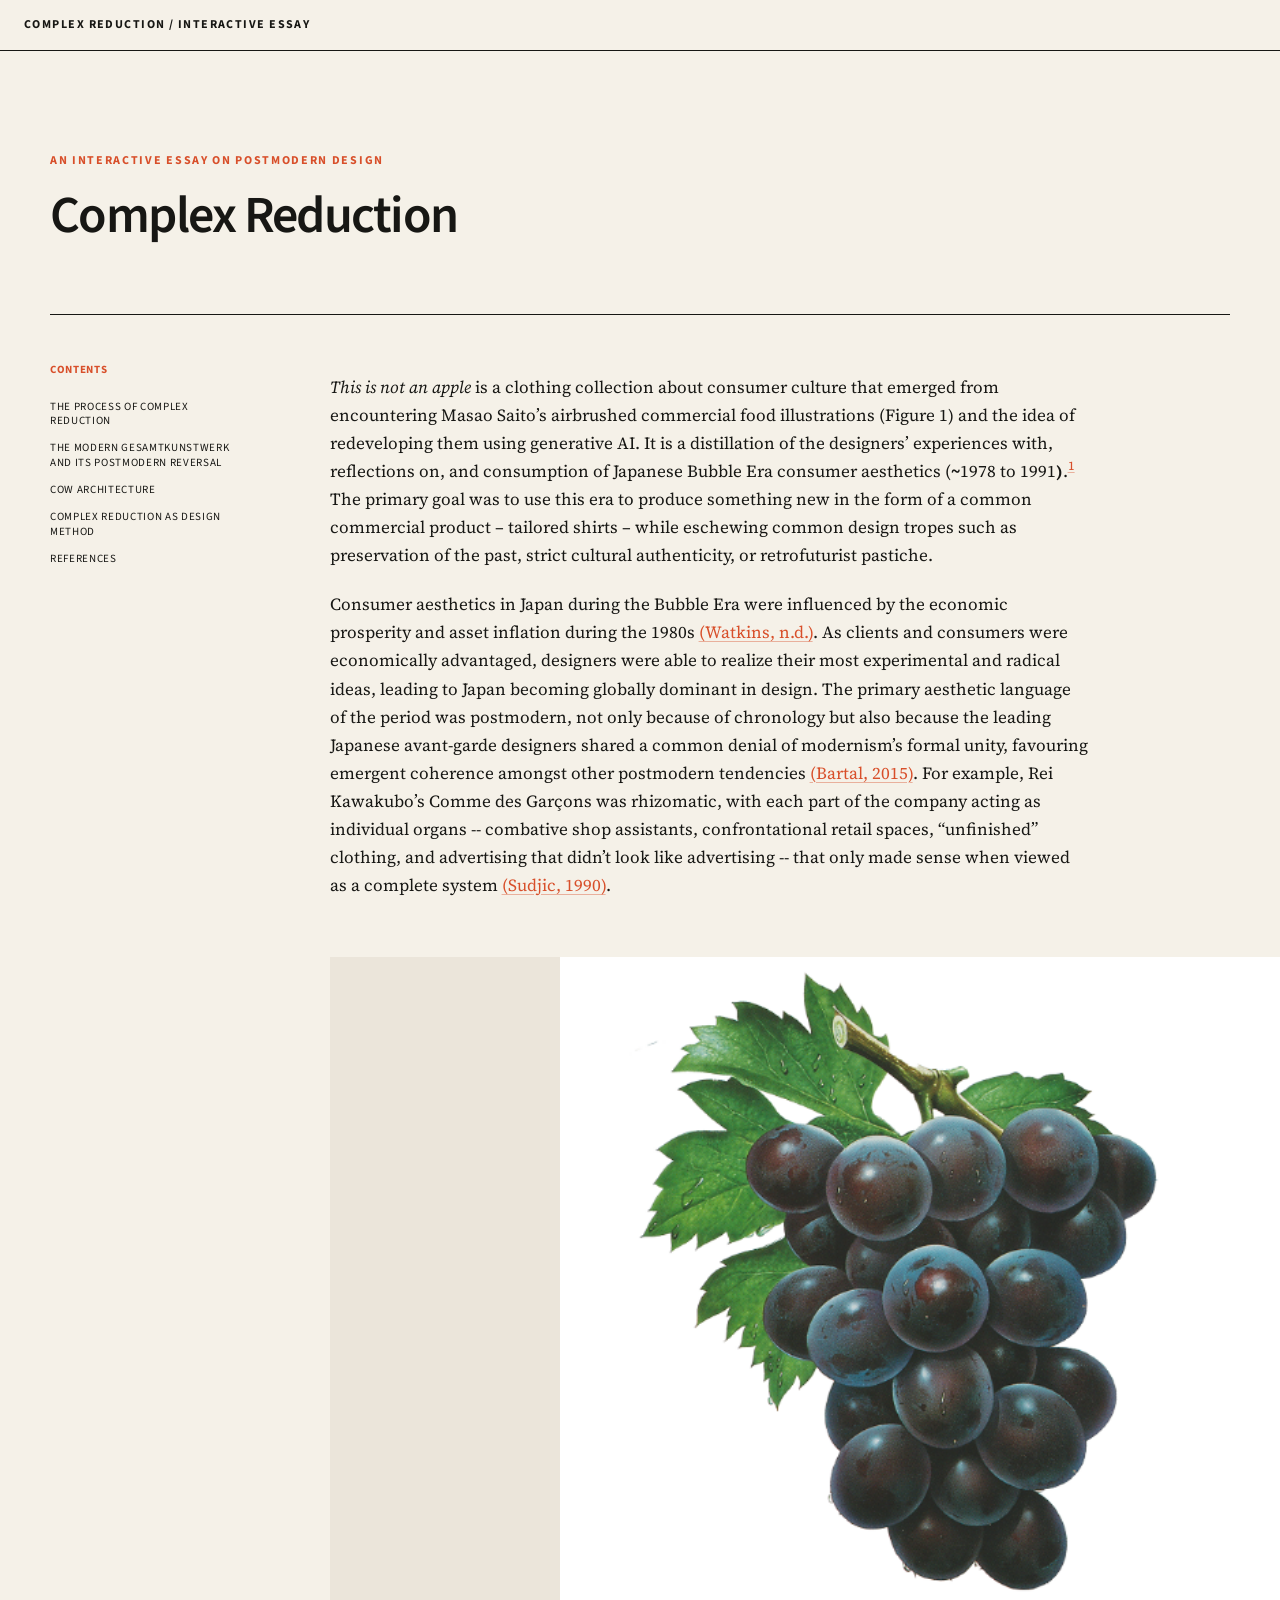
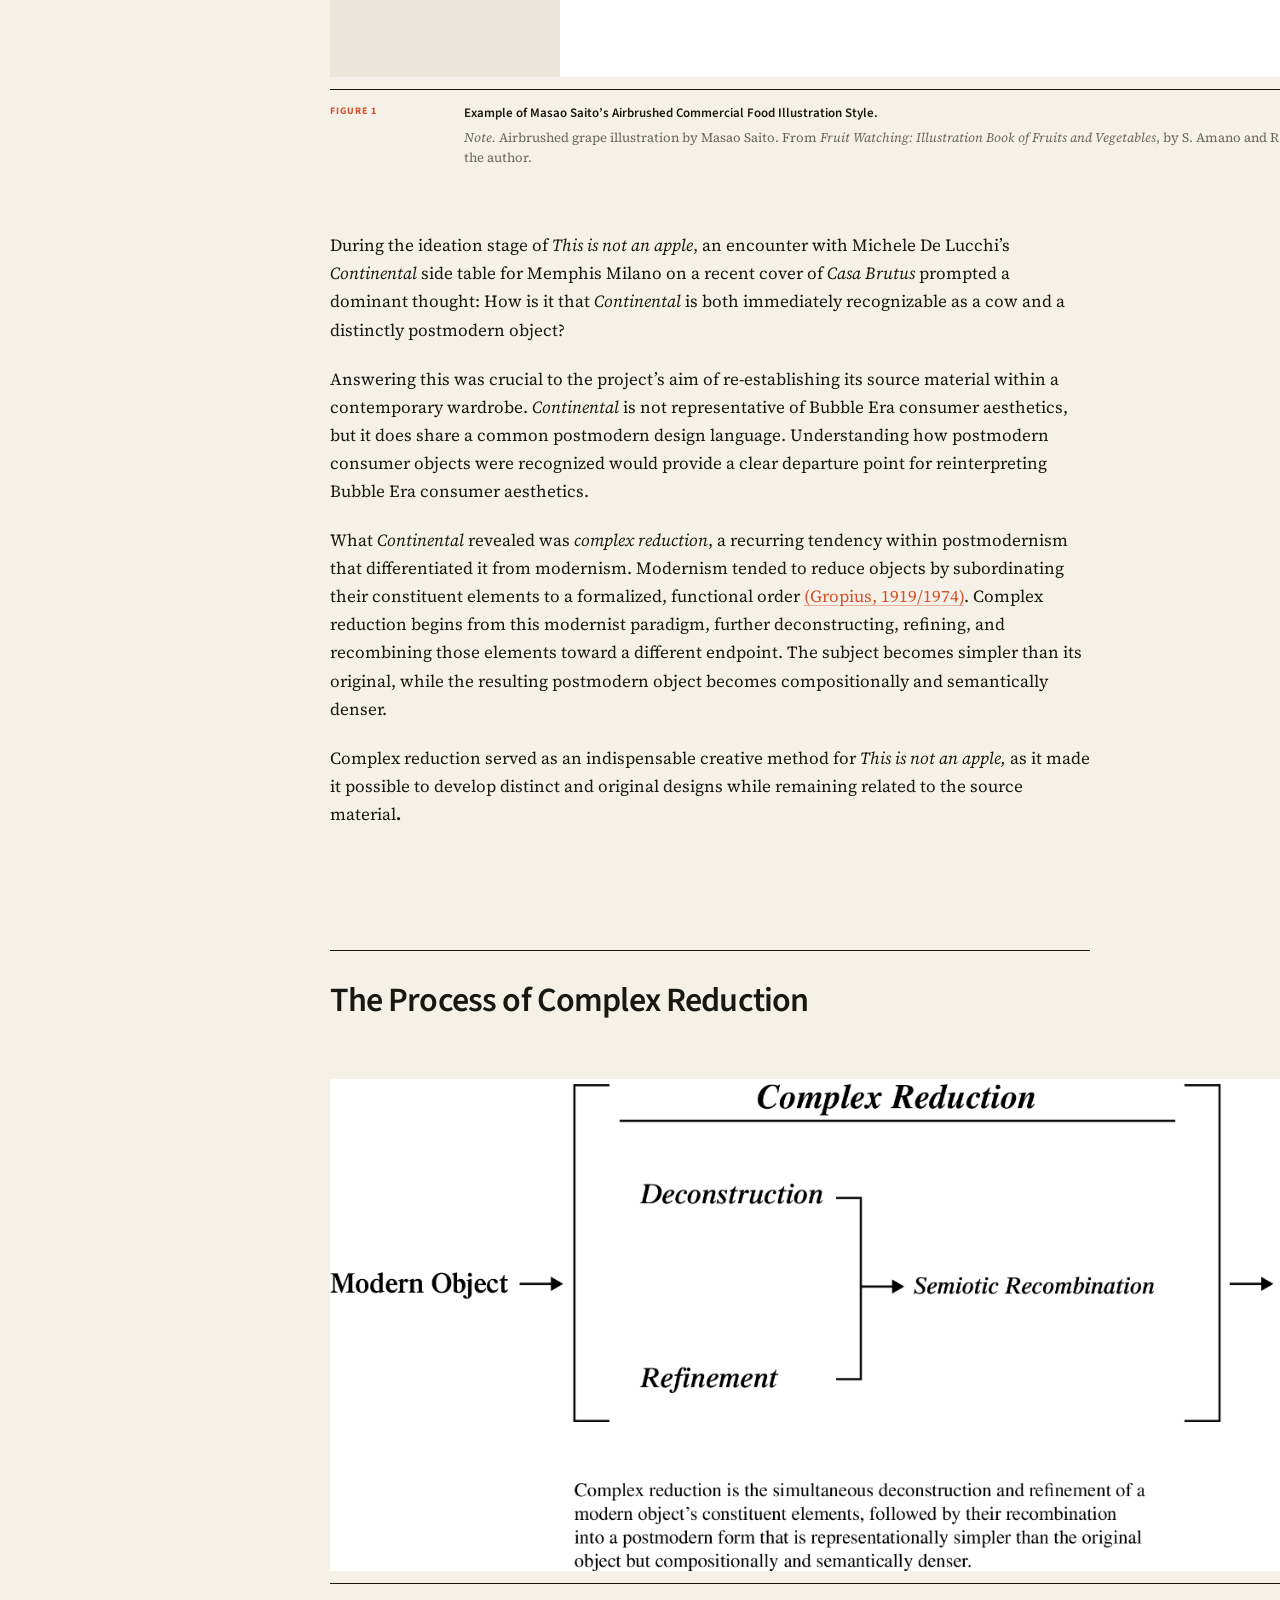
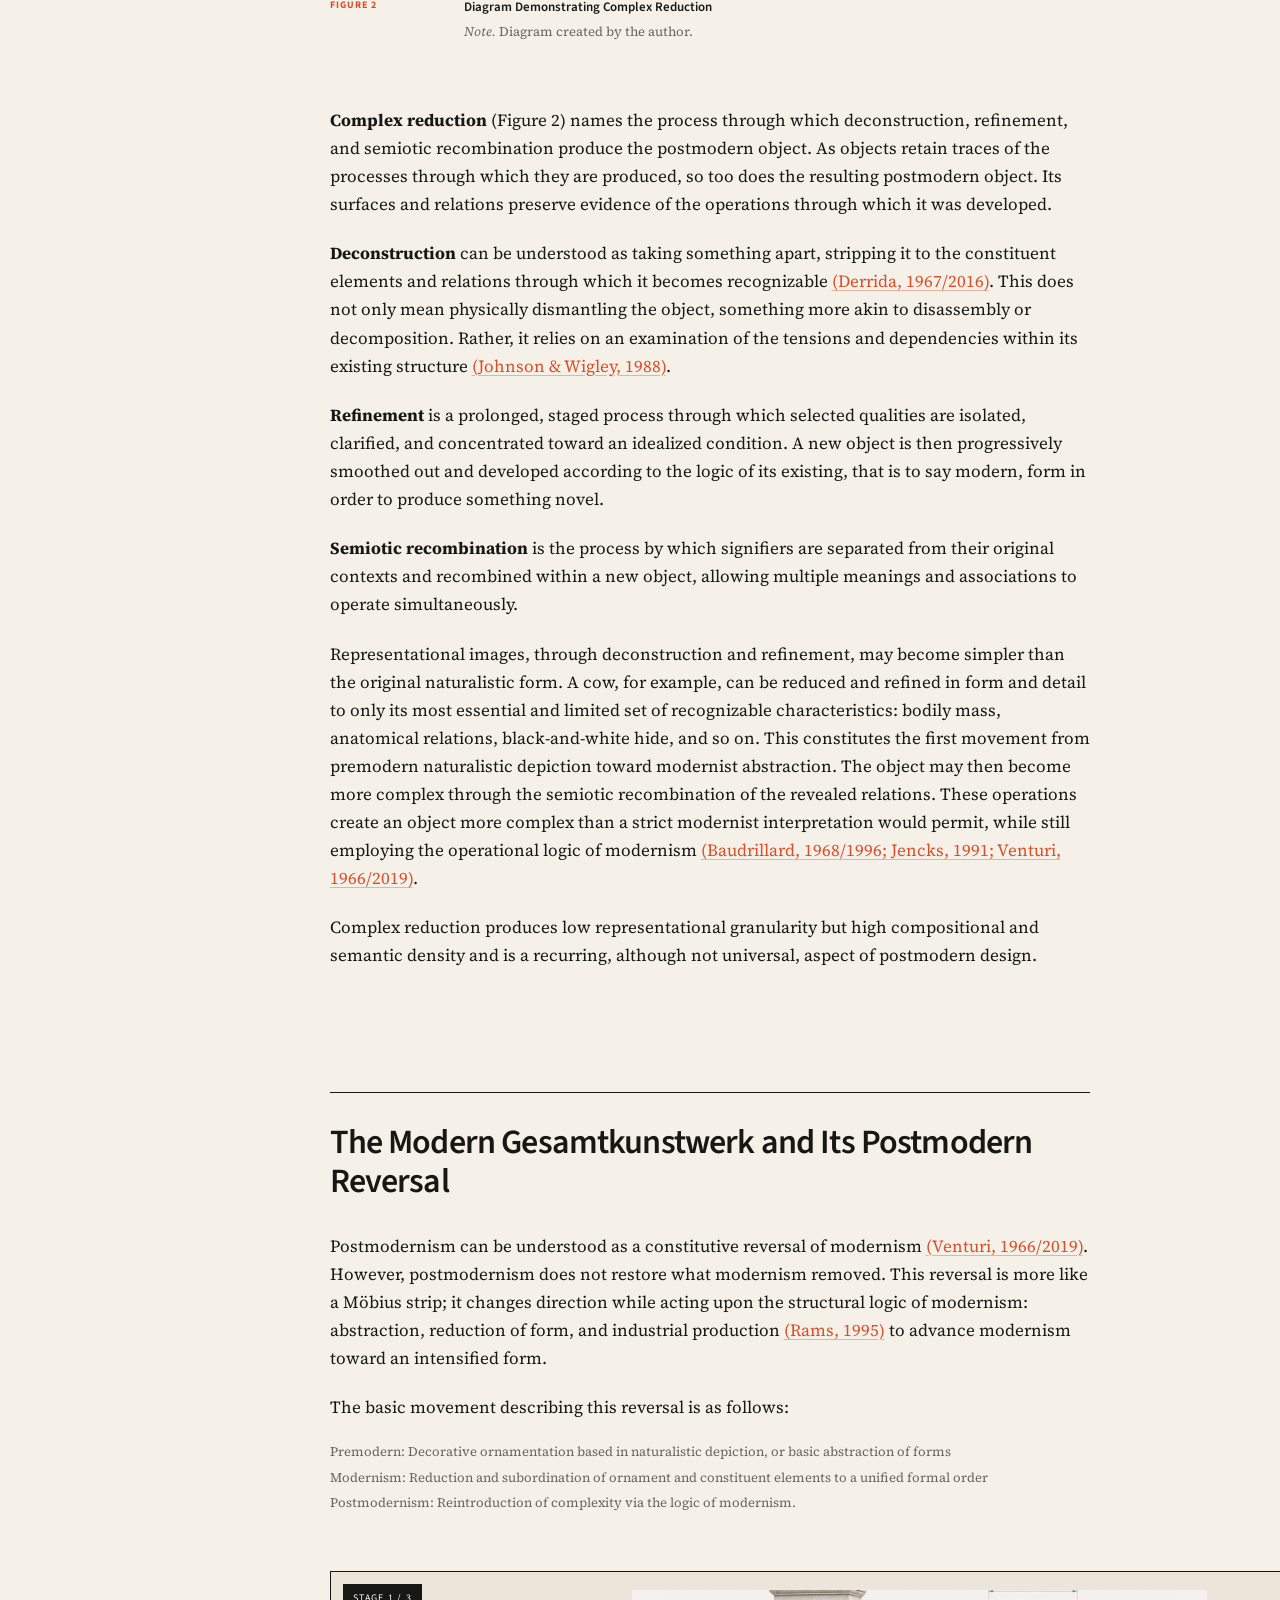
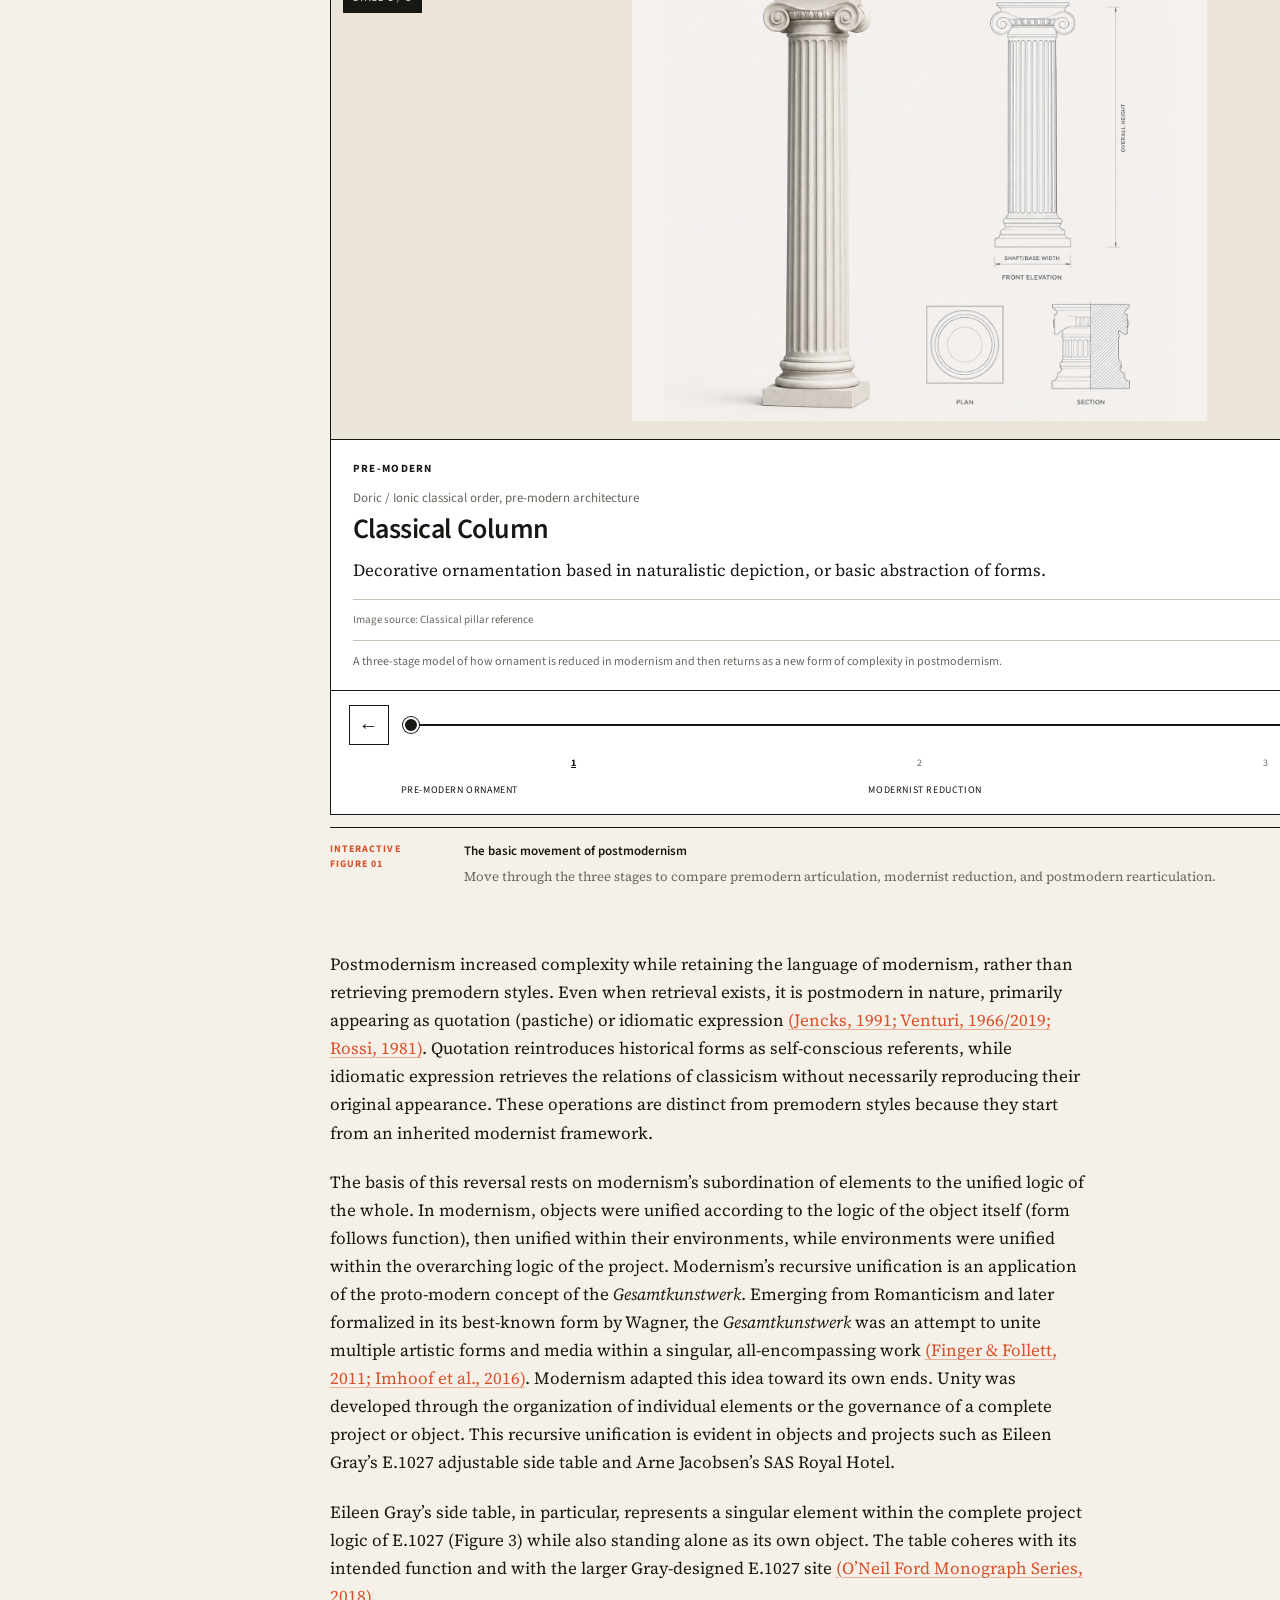
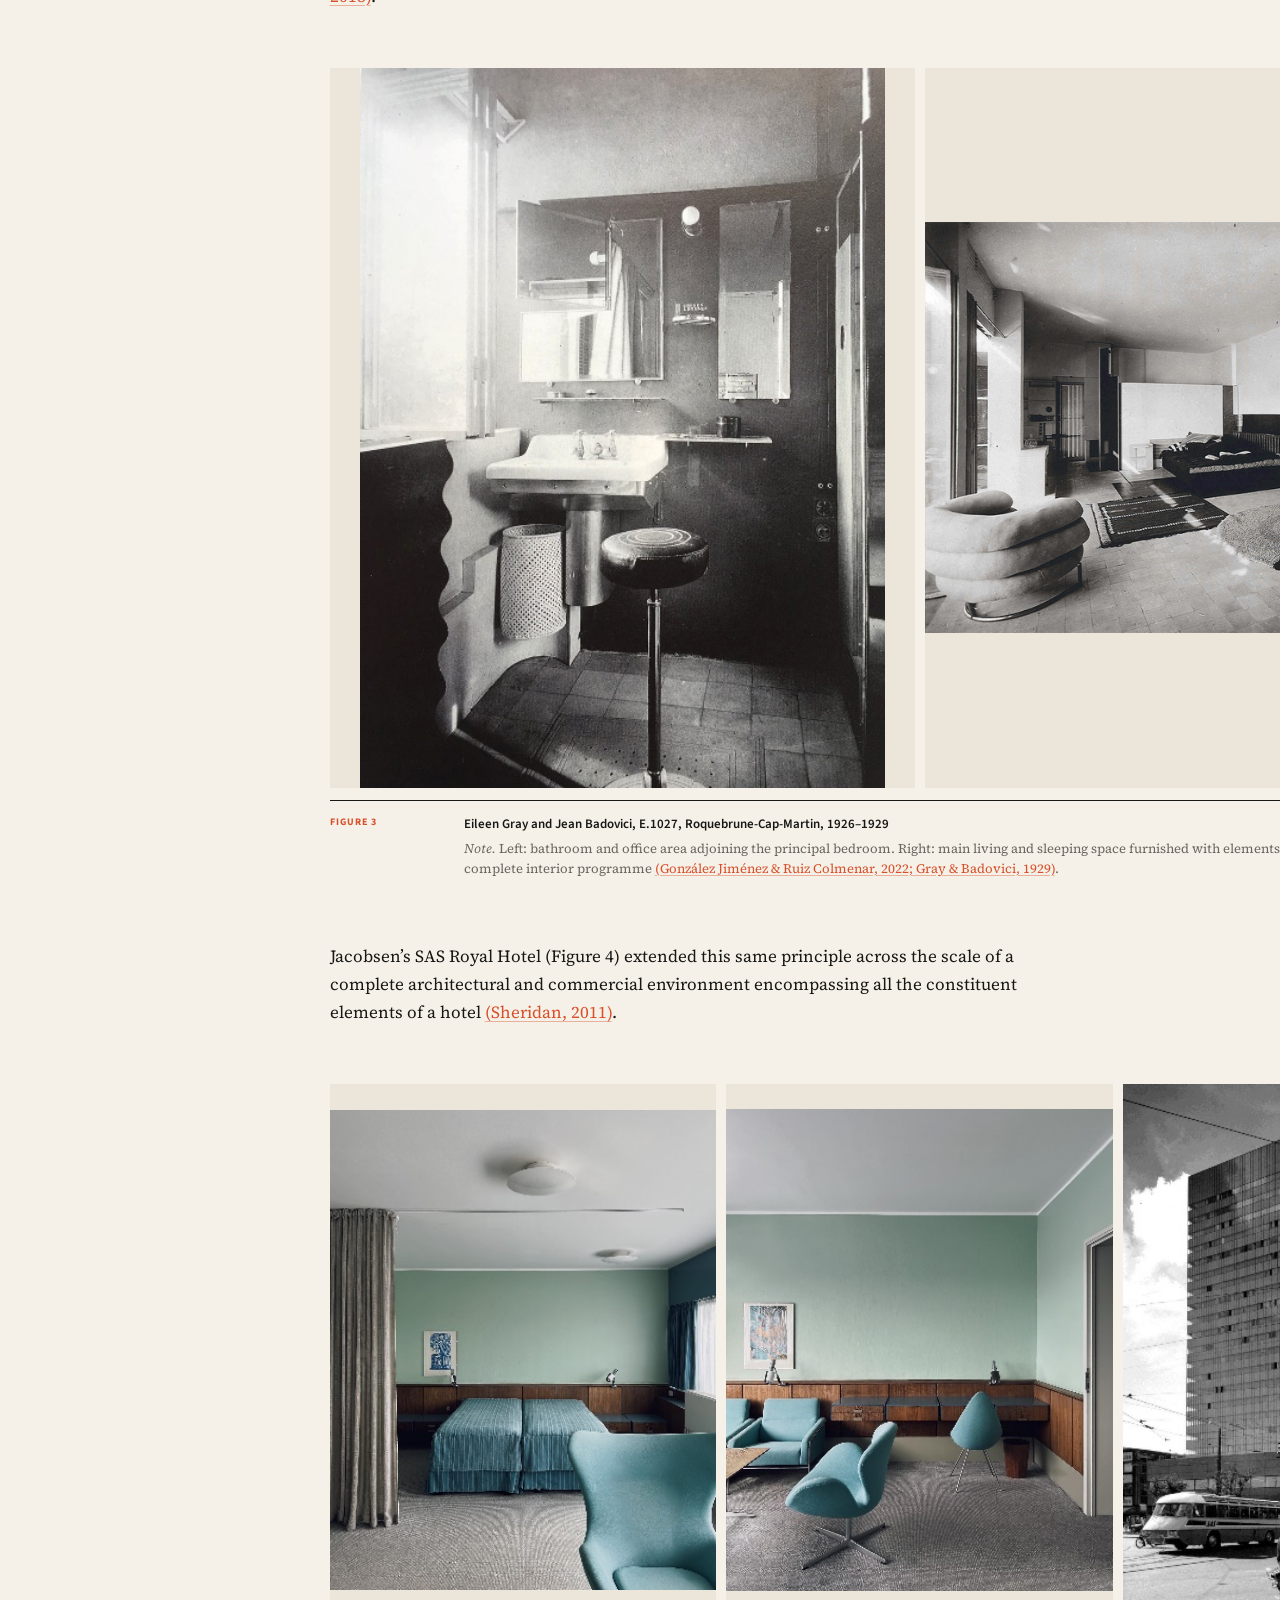
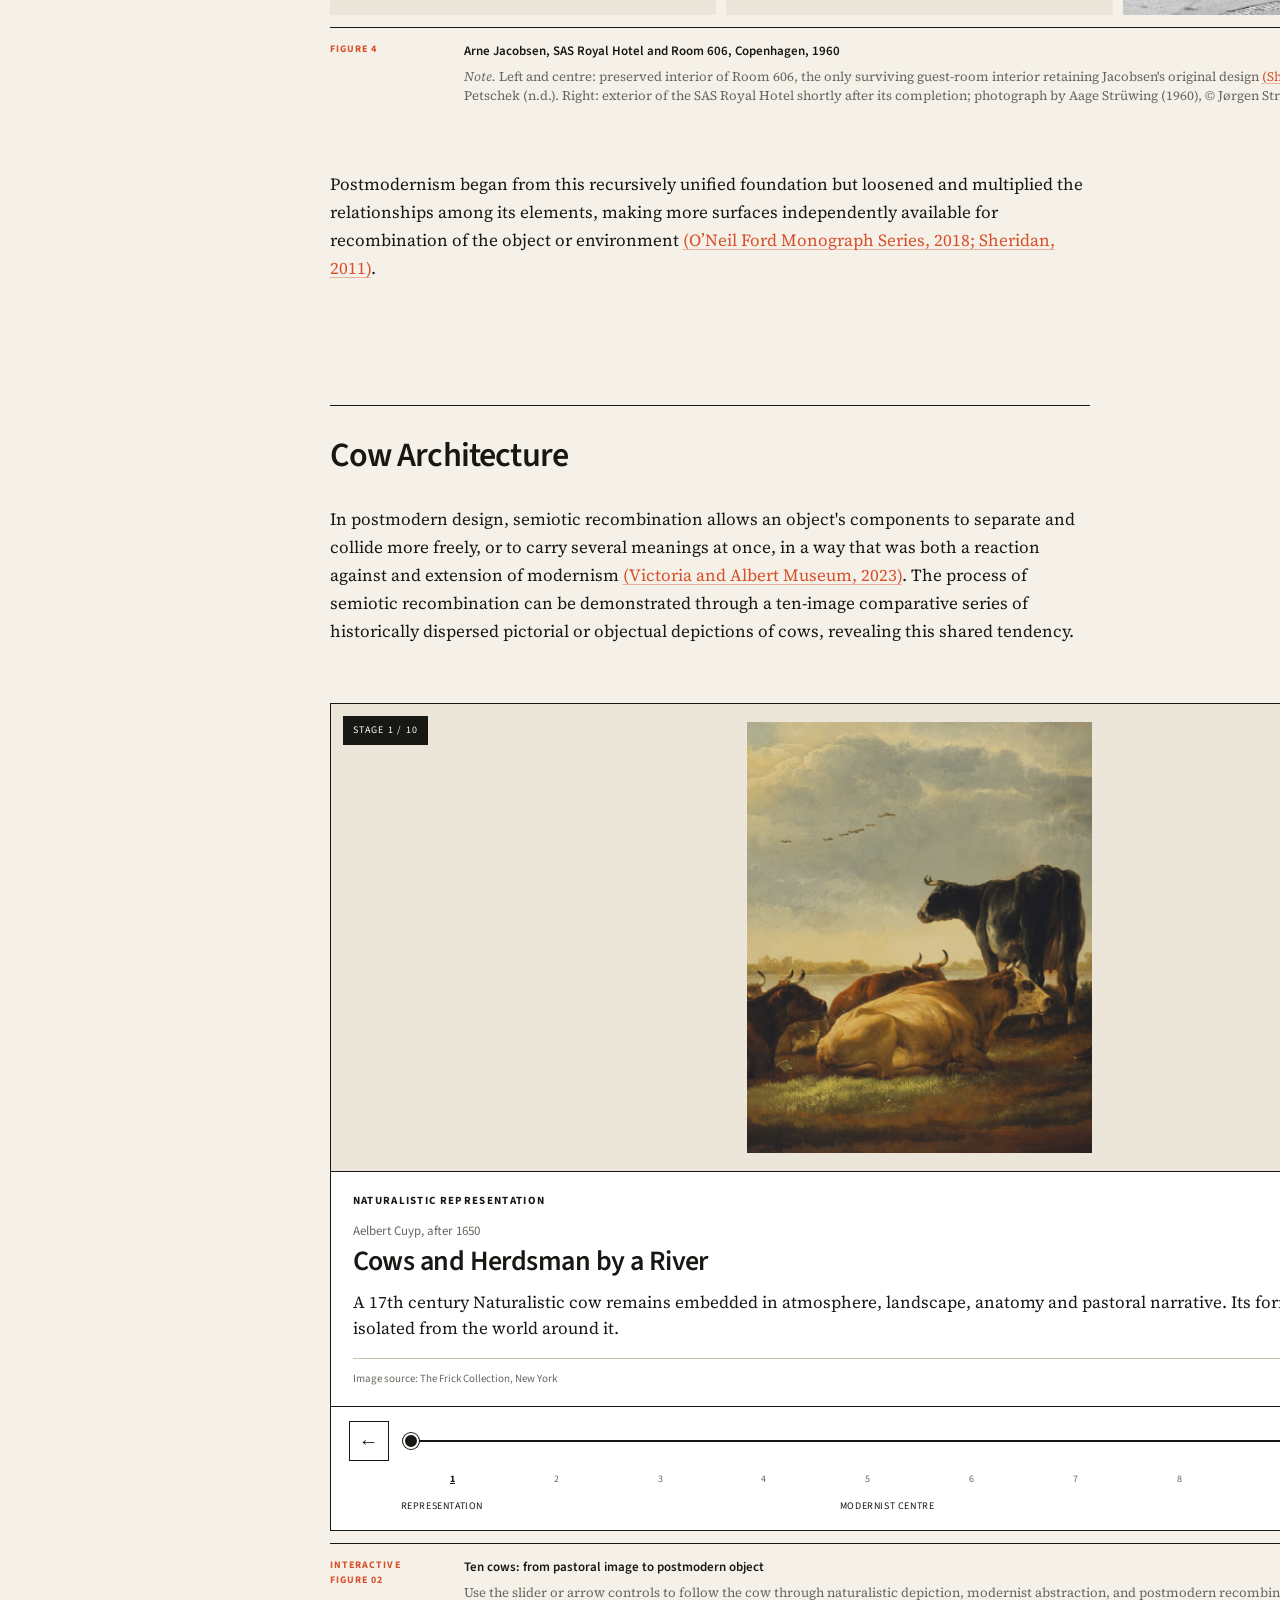
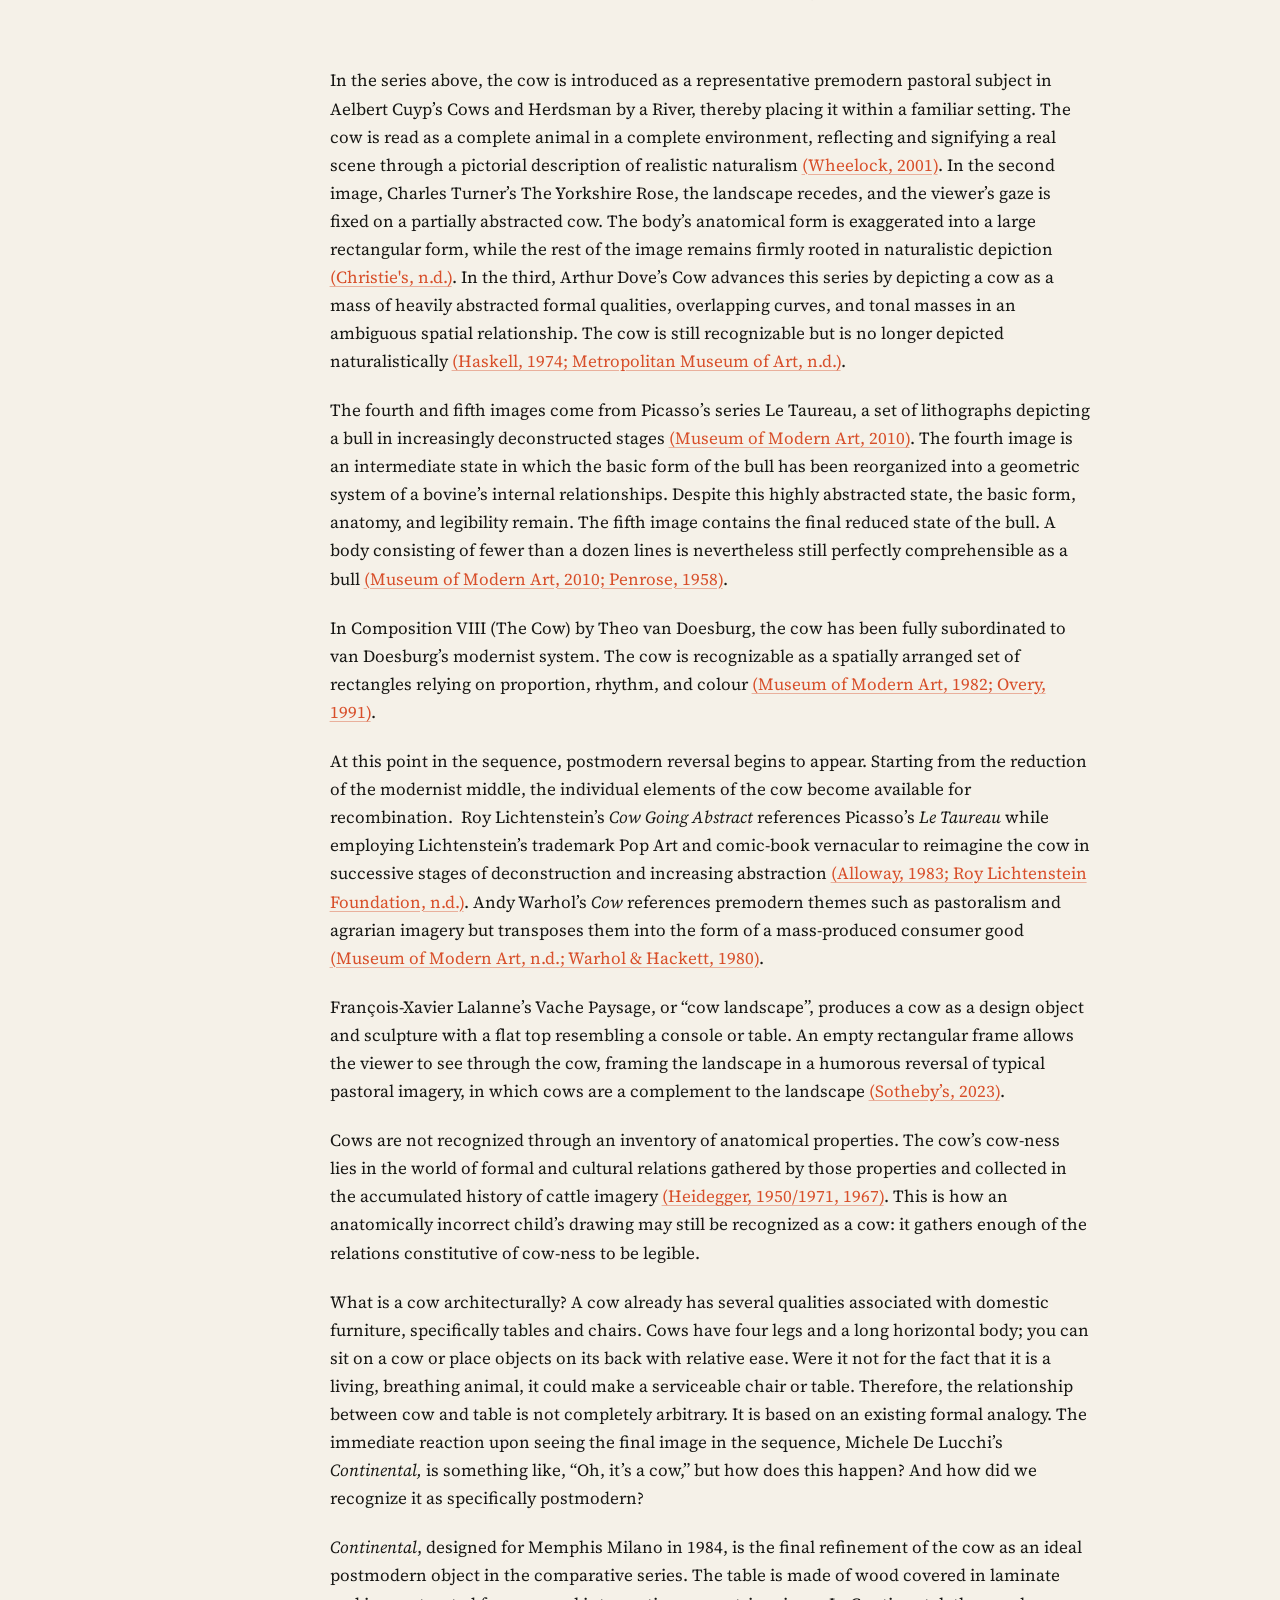
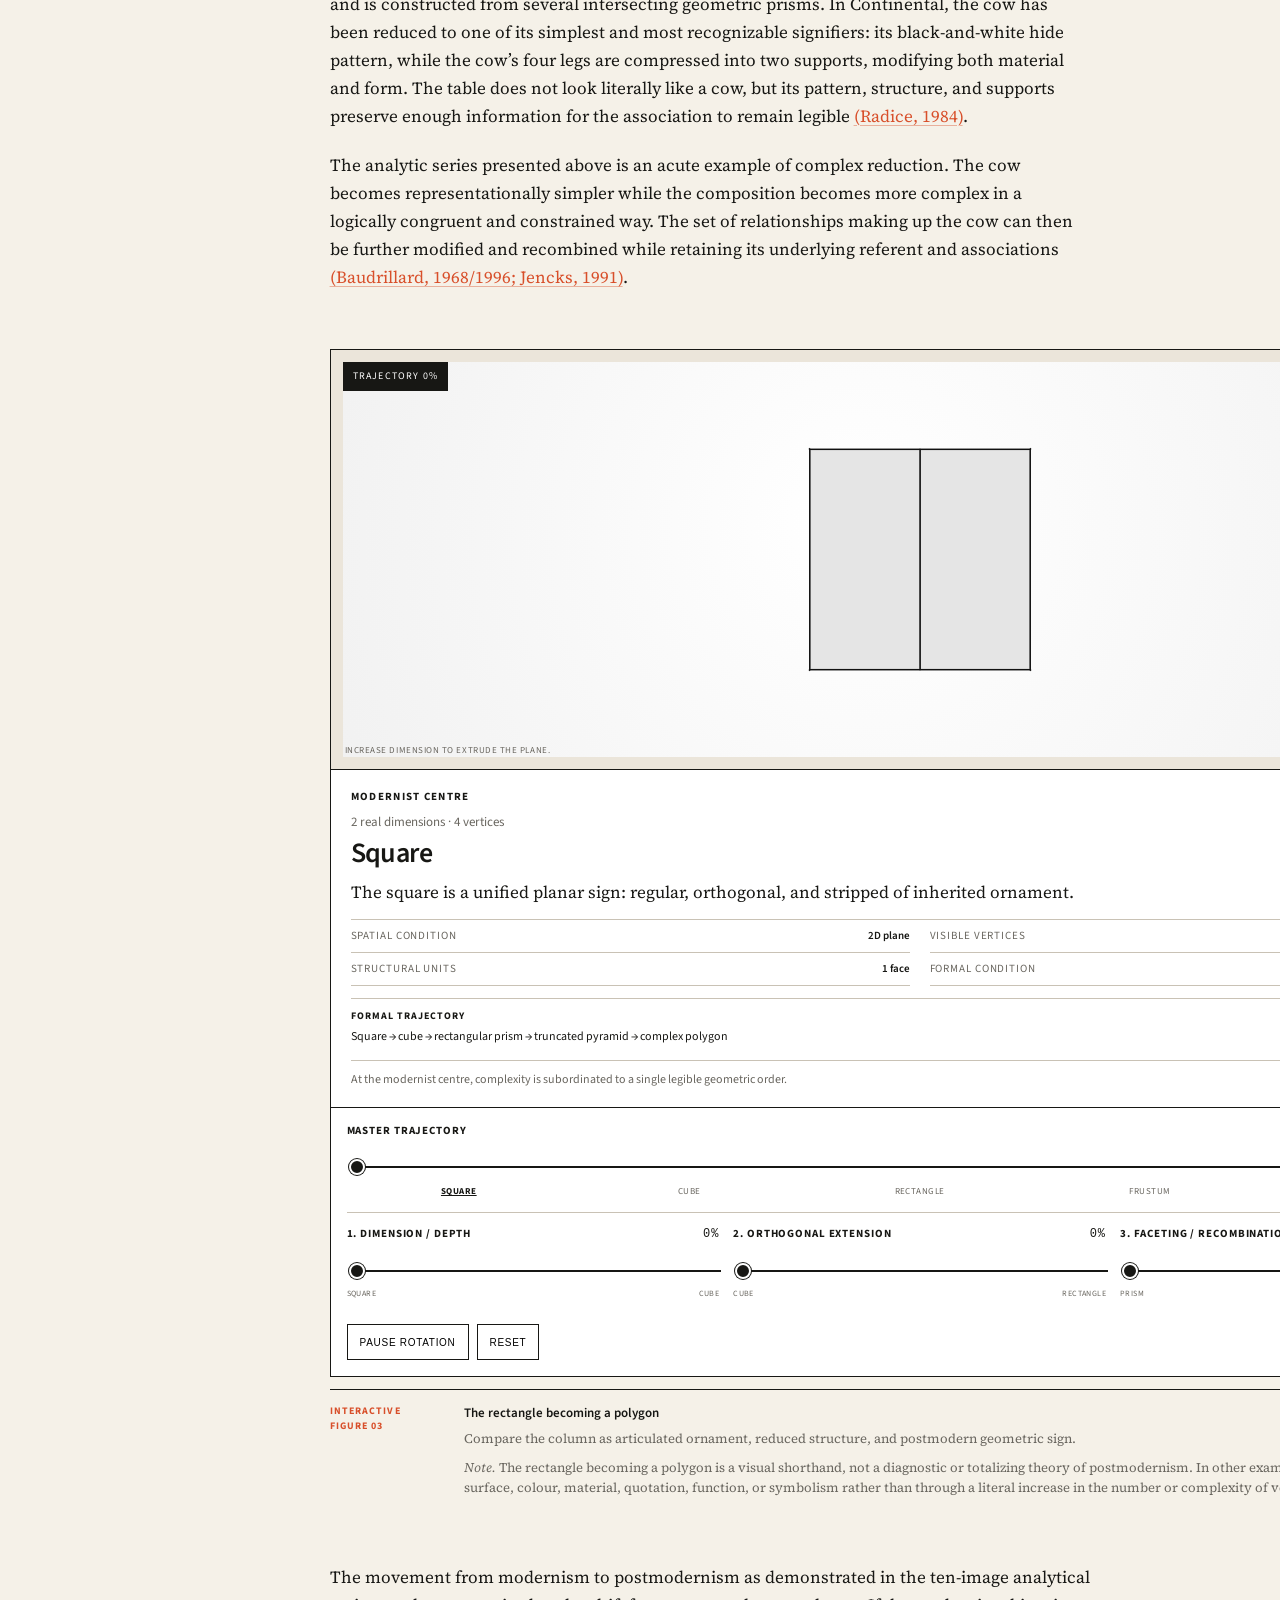
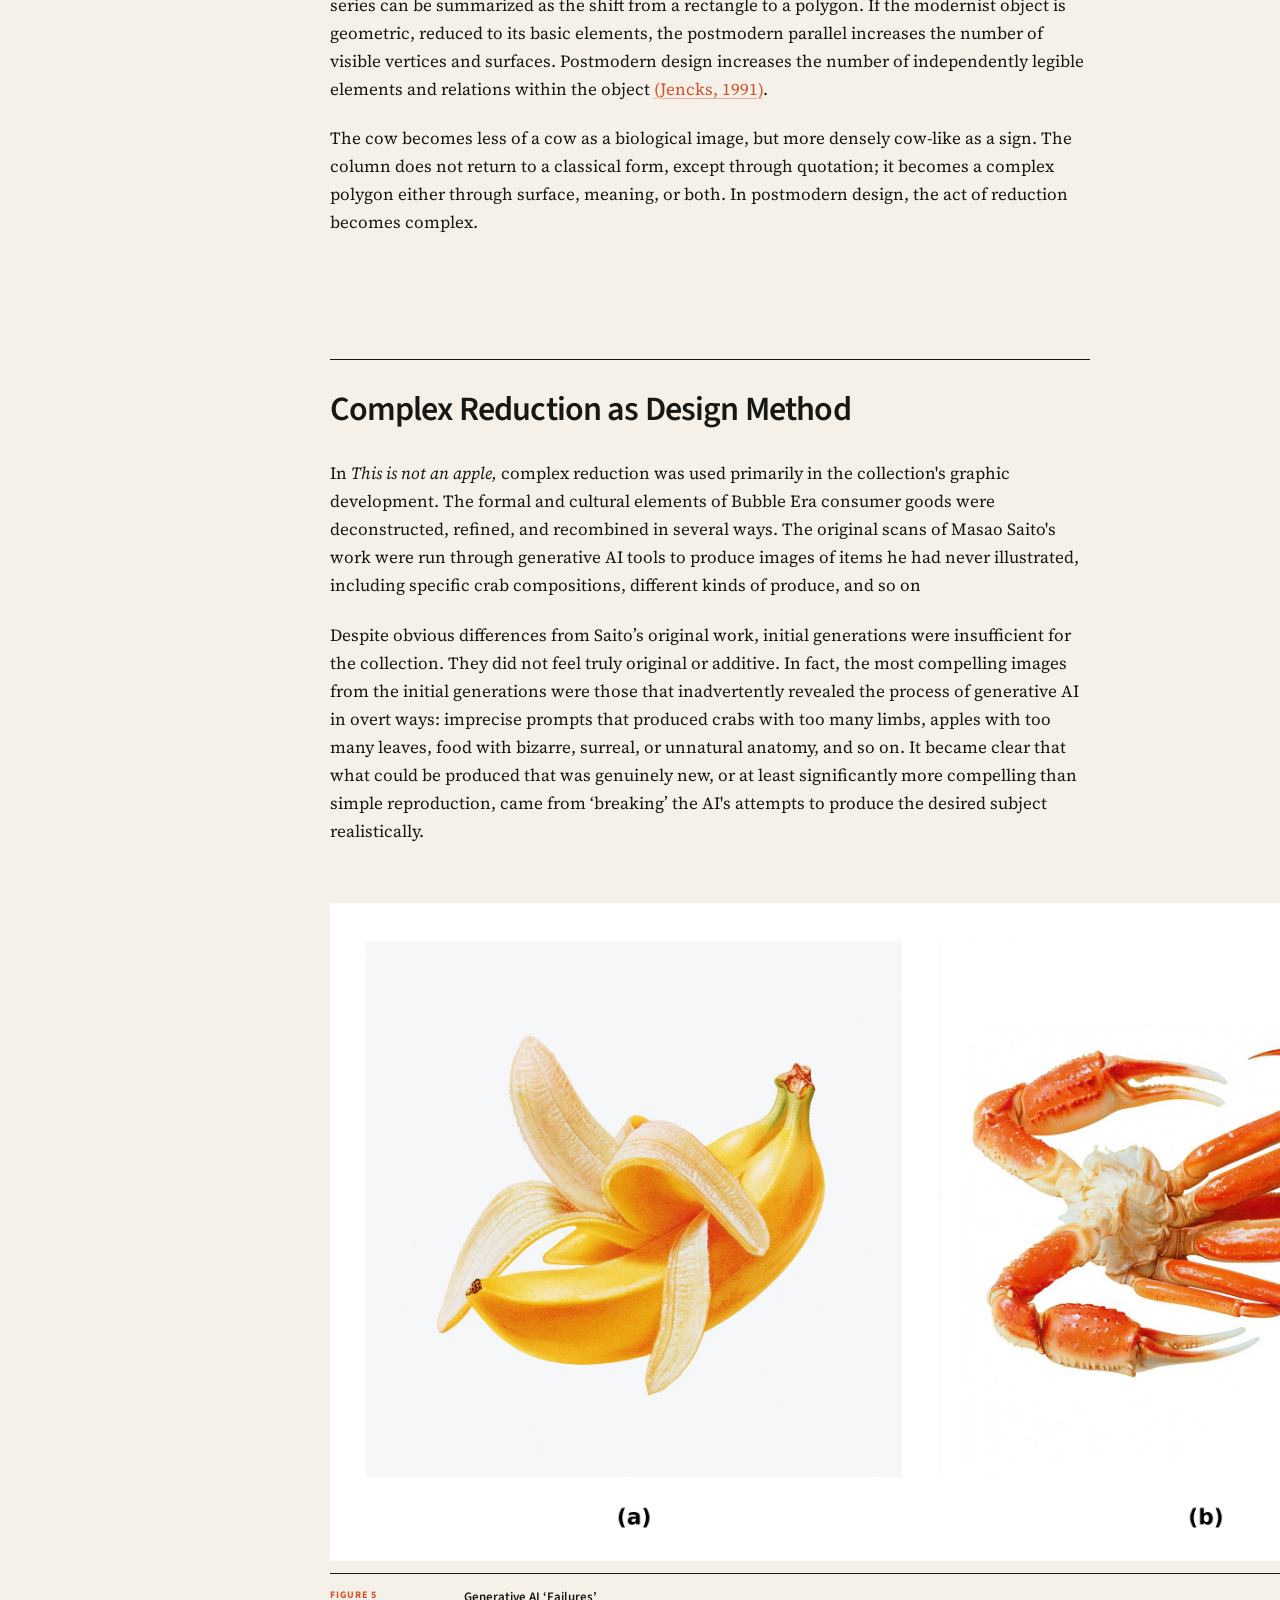
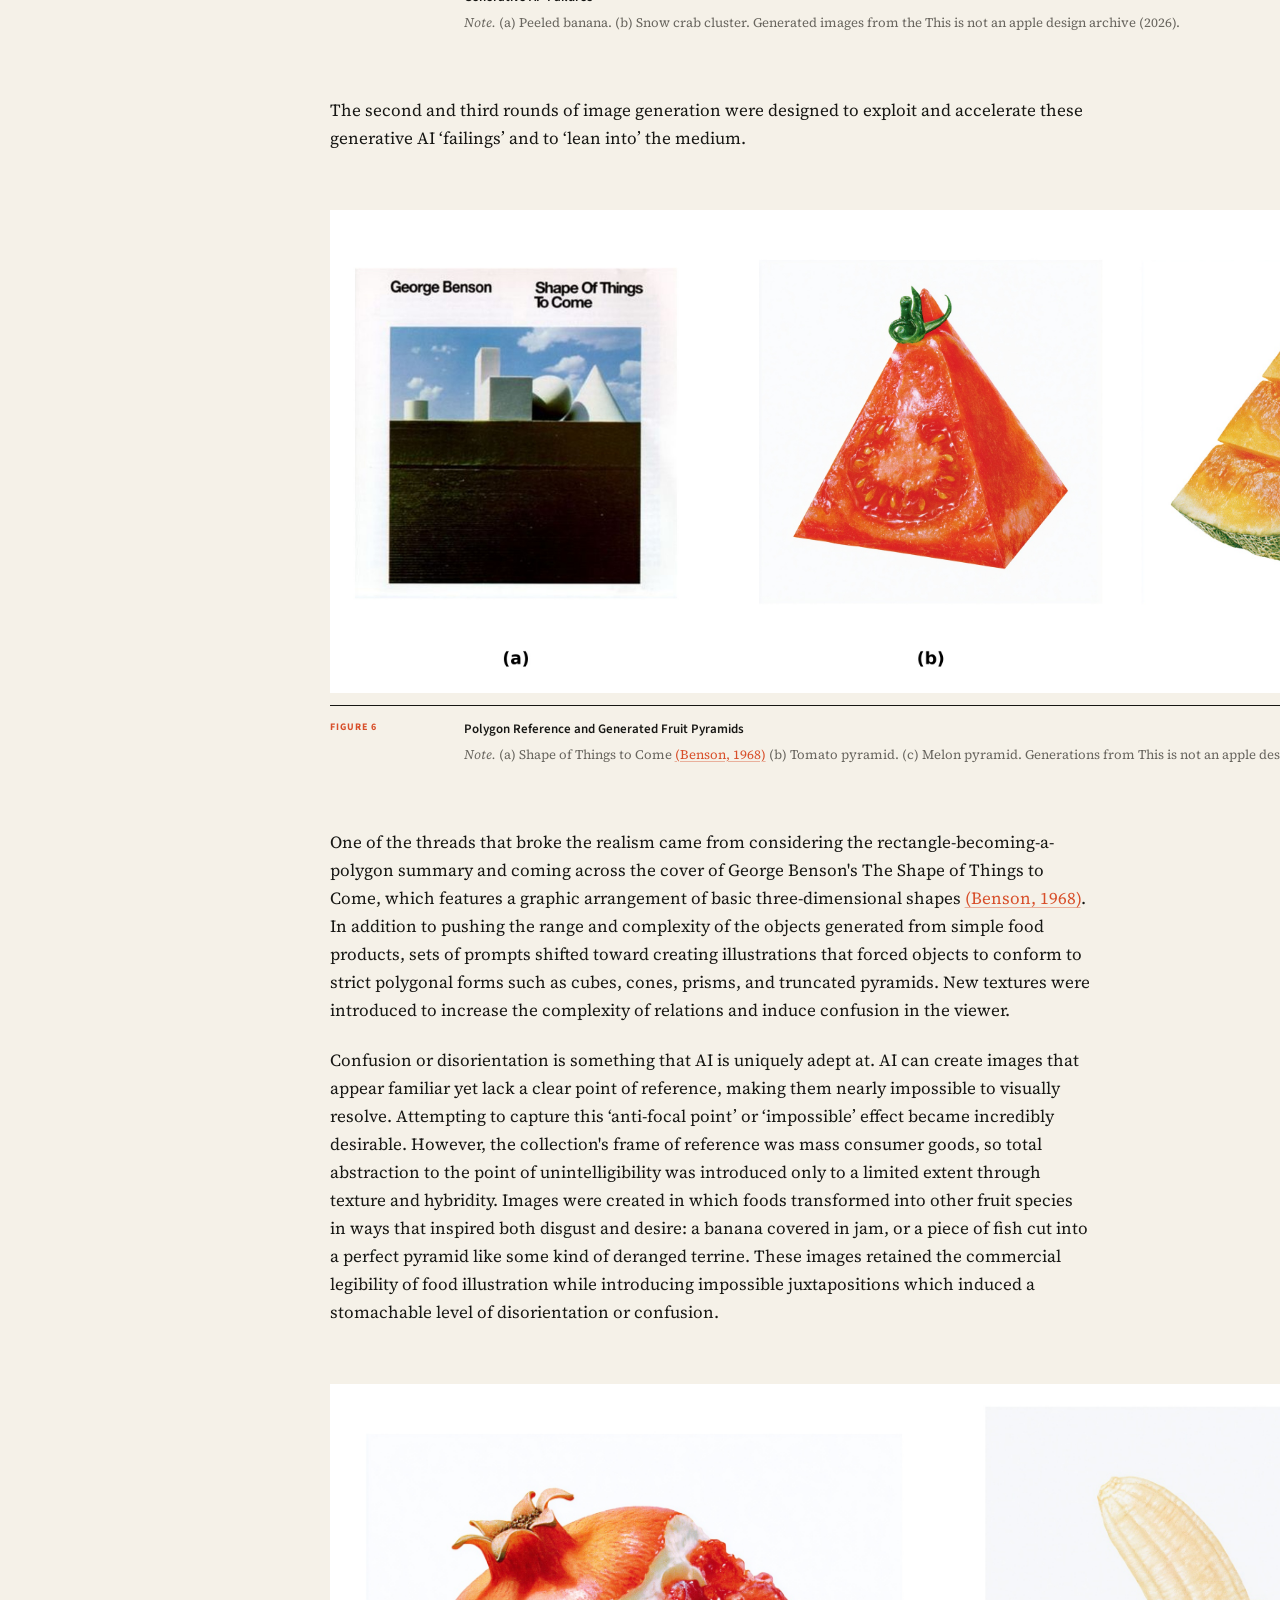
<file: index.html>
<!doctype html>
<html lang="en">
<head>
  <meta charset="utf-8">
  <meta name="viewport" content="width=device-width, initial-scale=1">
  <meta name="description" content="An interactive essay on complex reduction, postmodern design, and the This is not an apple collection.">
  <title>Complex Reduction</title>
  <link rel="preconnect" href="https://fonts.googleapis.com">
  <link rel="preconnect" href="https://fonts.gstatic.com" crossorigin>
  <link rel="stylesheet" href="https://fonts.googleapis.com/css2?family=Source+Sans+3:wght@400;600;700&family=Source+Serif+4:opsz,wght@8..60,400;8..60,600&display=swap">
  <link rel="stylesheet" href="./style.css">
  <link rel="stylesheet" href="./interactives/shared/widget.css">
  <link rel="stylesheet" href="./interactives/shared/polygon-widget.css">
</head>
<body>
  <header class="site-header">Complex Reduction / Interactive essay</header>
  <section class="hero">
    <div class="kicker">An interactive essay on postmodern design</div>
    <h1>Complex Reduction</h1>
  </section>
  <main class="layout">
    <nav class="toc" aria-label="Essay sections">
      <strong>Contents</strong>
      <a href="#the-process-of-complex-reduction">The Process of Complex Reduction</a><a href="#the-modern-gesamtkunstwerk-and-its-postmodern-reversal">The Modern Gesamtkunstwerk and Its Postmodern Reversal</a><a href="#cow-architecture">Cow Architecture</a><a href="#complex-reduction-as-design-method">Complex Reduction as Design Method</a><a href="#references">References</a>
    </nav>
    <article><p><em>This is not an apple</em> is a clothing collection about consumer culture that emerged from encountering Masao Saito’s airbrushed commercial food illustrations (Figure 1) and the idea of redeveloping them using generative AI. It is a distillation of the designers’ experiences with, reflections on, and consumption of Japanese Bubble Era consumer aesthetics (<strong>~</strong>1978 to 1991<strong>)</strong>.<sup class="footnote-ref"><a href="#fn-1" data-fn="1" aria-label="Footnote 1">1</a></sup> The primary goal was to use this era to produce something new in the form of a common commercial product – tailored shirts – while eschewing common design tropes such as preservation of the past, strict cultural authenticity, or retrofuturist pastiche.  </p><p>Consumer aesthetics in Japan during the Bubble Era were influenced by the economic prosperity and asset inflation during the 1980s<strong> </strong>(Watkins, n.d.). As clients and consumers were economically advantaged, designers were able to realize their most experimental and radical ideas, leading to Japan becoming globally dominant in design. The primary aesthetic language of the period was postmodern, not only because of chronology but also because the leading Japanese avant-garde designers shared a common denial of modernism’s formal unity, favouring emergent coherence amongst other postmodern tendencies (Bartal, 2015). For example, Rei Kawakubo’s Comme des Garçons was rhizomatic, with each part of the company acting as individual organs -- combative shop assistants, confrontational retail spaces, “unfinished” clothing, and advertising that didn’t look like advertising --  that only made sense when viewed as a complete system (Sudjic, 1990).</p><figure class="figure">
  <div class="figure-images" style="--count:1"><img src="./figures/figure-01/image-1.png" alt="Figure 1: Example of Masao Saito’s Airbrushed Commercial Food Illustration Style."></div>
  <figcaption class="figure-caption">
    <div class="figure-label">Figure 1</div>
    <div>
      <div class="figure-title">Example of Masao Saito’s Airbrushed Commercial Food Illustration Style.</div>
      <div class="figure-note"><em>Note.</em> Airbrushed grape illustration by Masao Saito. From <em>Fruit Watching: Illustration Book of Fruits and Vegetables</em>, by S. Amano and R. Suzuki, 1986, Graphic-sha. Scan by the author.</div>
    </div>
  </figcaption>
</figure><p>During the ideation stage of <em>This is not an apple</em>, an encounter with Michele De Lucchi’s <em>Continental</em> side table for Memphis Milano on a recent cover of <em>Casa Brutus</em> prompted a dominant thought: How is it that <em>Continental</em> is both immediately recognizable as a cow and a distinctly postmodern object? </p><p>Answering this was crucial to the project’s aim of re-establishing its source material within a contemporary wardrobe. <em>Continental </em>is not representative of Bubble Era consumer aesthetics, but it does share a common postmodern design language. Understanding how postmodern consumer objects were recognized would provide a clear departure point for reinterpreting Bubble Era consumer aesthetics.</p><p>What<em> Continental</em> revealed was <em>complex reduction</em>, a recurring tendency within postmodernism that differentiated it from modernism. Modernism tended to reduce objects by subordinating their constituent elements to a formalized, functional order (Gropius, 1919/1974). Complex reduction begins from this modernist paradigm, further deconstructing, refining, and recombining those elements toward a different endpoint. The subject becomes simpler than its original, while the resulting postmodern object becomes compositionally and semantically denser.</p><p>Complex reduction served as an indispensable creative method for <em>This is not an apple, </em>as it made it possible to develop distinct and original designs while remaining related to the source material<strong>. </strong> </p><h2 id="the-process-of-complex-reduction">The Process of Complex Reduction</h2><figure class="figure">
  <div class="figure-images" style="--count:1"><img src="./figures/figure-02/image-1.png" alt="Figure 2: Diagram Demonstrating Complex Reduction"></div>
  <figcaption class="figure-caption">
    <div class="figure-label">Figure 2</div>
    <div>
      <div class="figure-title">Diagram Demonstrating Complex Reduction</div>
      <div class="figure-note"><em>Note.</em> Diagram created by the author.</div>
    </div>
  </figcaption>
</figure><p><strong>Complex reduction</strong> (Figure 2) names the process through which deconstruction, refinement, and semiotic recombination produce the postmodern object. As objects retain traces of the processes through which they are produced, so too does the resulting postmodern object. Its surfaces and relations preserve evidence of the operations through which it was developed.</p><p><strong>Deconstruction</strong> can be understood as taking something apart, stripping it to the constituent elements and relations through which it becomes recognizable (Derrida, 1967/2016). This does not only mean physically dismantling the object, something more akin to disassembly or decomposition. Rather, it relies on an examination of the tensions and dependencies within its existing structure (Johnson &amp; Wigley, 1988). </p><p><strong>Refinement</strong> is a prolonged, staged process through which selected qualities are isolated, clarified, and concentrated toward an idealized condition. A new object is then progressively smoothed out and developed according to the logic of its existing, that is to say modern, form in order to produce something novel.</p><p><strong>Semiotic recombination</strong> is the process by which signifiers are separated from their original contexts and recombined within a new object, allowing multiple meanings and associations to operate simultaneously.</p><p>Representational images, through deconstruction and refinement, may become simpler than the original naturalistic form. A cow, for example, can be reduced and refined in form and detail to only its most essential and limited set of recognizable characteristics: bodily mass, anatomical relations, black-and-white hide, and so on. This constitutes the first movement from premodern naturalistic depiction toward modernist abstraction. The object may then become more complex through the semiotic recombination of the revealed relations. These operations create an object more complex than a strict modernist interpretation would permit, while still employing the operational logic of modernism (Baudrillard, 1968/1996; Jencks, 1991; Venturi, 1966/2019).</p><p>Complex reduction produces low representational granularity but high compositional and semantic density and is a recurring, although not universal, aspect of postmodern design.</p><h2 id="the-modern-gesamtkunstwerk-and-its-postmodern-reversal">The Modern Gesamtkunstwerk and Its Postmodern Reversal</h2><p>Postmodernism can be understood as a constitutive reversal of modernism (Venturi, 1966/2019). However, postmodernism does not restore what modernism removed. This reversal is more like a Möbius strip; it changes direction while acting upon the structural logic of modernism: abstraction, reduction of form, and industrial production (Rams, 1995) to advance modernism toward an intensified form.  </p><p>The basic movement describing this reversal is as follows: </p><div class="schema-block"><div class="schema">Premodern: Decorative ornamentation based in naturalistic depiction, or basic abstraction of forms </div><div class="schema">Modernism: Reduction and subordination of ornament and constituent elements to a unified formal order</div><div class="schema">Postmodernism: Reintroduction of complexity via the logic of modernism. </div></div><figure class="interactive">
  <div class="interactive-widget" data-slug="concept" tabindex="0"
    aria-label="The basic movement of postmodernism"></div>
  <figcaption class="interactive-caption">
    <div class="interactive-label">Interactive figure 01</div>
    <div>
      <div class="interactive-title">The basic movement of postmodernism</div>
      <div class="figure-note">Move through the three stages to compare premodern articulation, modernist reduction, and postmodern rearticulation.</div>
      
    </div>
  </figcaption>
</figure><p>Postmodernism increased complexity while retaining the language of modernism, rather than retrieving premodern styles. Even when retrieval exists, it is postmodern in nature, primarily appearing as quotation (pastiche) or idiomatic expression (Jencks, 1991; Venturi, 1966/2019; Rossi, 1981). Quotation reintroduces historical forms as self-conscious referents, while idiomatic expression retrieves the relations of classicism without necessarily reproducing their original appearance. These operations are distinct from premodern styles because they start from an inherited modernist framework.</p><p>The basis of this reversal rests on modernism’s subordination of elements to the unified logic of the whole. In modernism, objects were unified according to the logic of the object itself (form follows function), then unified within their environments, while environments were unified within the overarching logic of the project. Modernism’s recursive unification is an application of the proto-modern concept of the <em>Gesamtkunstwerk</em>. Emerging from Romanticism and later formalized in its best-known form by Wagner, the <em>Gesamtkunstwerk</em> was an attempt to unite multiple artistic forms and media within a singular, all-encompassing work (Finger &amp; Follett, 2011; Imhoof et al., 2016). Modernism adapted this idea toward its own ends. Unity was developed through the organization of individual elements or the governance of a complete project or object. This recursive unification is evident in objects and projects such as Eileen Gray’s E.1027 adjustable side table and Arne Jacobsen’s SAS Royal Hotel.</p><p>Eileen Gray’s side table, in particular, represents a singular element within the complete project logic of E.1027 (Figure 3) while also standing alone as its own object. The table coheres with its intended function and with the larger Gray-designed E.1027 site (O’Neil Ford Monograph Series, 2018). </p><figure class="figure">
  <div class="figure-images" style="--count:2"><img src="./figures/figure-03/image-1.jpeg" alt="Figure 3: Eileen Gray and Jean Badovici, E.1027, Roquebrune-Cap-Martin, 1926–1929"><img src="./figures/figure-03/image-2.jpeg" alt="Figure 3: Eileen Gray and Jean Badovici, E.1027, Roquebrune-Cap-Martin, 1926–1929"></div>
  <figcaption class="figure-caption">
    <div class="figure-label">Figure 3</div>
    <div>
      <div class="figure-title">Eileen Gray and Jean Badovici, E.1027, Roquebrune-Cap-Martin, 1926–1929</div>
      <div class="figure-note"><em>Note.</em> Left: bathroom and office area adjoining the principal bedroom. Right: main living and sleeping space furnished with elements designed as part of the house’s complete interior programme (González Jiménez &amp; Ruiz Colmenar, 2022; Gray &amp; Badovici, 1929).</div>
    </div>
  </figcaption>
</figure><p>Jacobsen’s SAS Royal Hotel (Figure 4) extended this same principle across the scale of a complete architectural and commercial environment encompassing all the constituent elements of a hotel (Sheridan, 2011).</p><figure class="figure">
  <div class="figure-images" style="--count:3"><img src="./figures/figure-04/image-1.jpeg" alt="Figure 4: Arne Jacobsen, SAS Royal Hotel and Room 606, Copenhagen, 1960"><img src="./figures/figure-04/image-2.jpeg" alt="Figure 4: Arne Jacobsen, SAS Royal Hotel and Room 606, Copenhagen, 1960"><img src="./figures/figure-04/image-3.jpeg" alt="Figure 4: Arne Jacobsen, SAS Royal Hotel and Room 606, Copenhagen, 1960"></div>
  <figcaption class="figure-caption">
    <div class="figure-label">Figure 4</div>
    <div>
      <div class="figure-title">Arne Jacobsen, SAS Royal Hotel and Room 606, Copenhagen, 1960</div>
      <div class="figure-note"><em>Note.</em> Left and centre: preserved interior of Room 606, the only surviving guest-room interior retaining Jacobsen&#x27;s original design (Sheridan, 2023); photographs by Eric Petschek (n.d.). Right: exterior of the SAS Royal Hotel shortly after its completion; photograph by Aage Strüwing (1960), © Jørgen Strüwing.</div>
    </div>
  </figcaption>
</figure><p>Postmodernism began from this recursively unified foundation but loosened and multiplied the relationships among its elements, making more surfaces independently available for recombination of the object or environment (O’Neil Ford Monograph Series, 2018; Sheridan, 2011).</p><h2 id="cow-architecture">Cow Architecture</h2><p>In postmodern design, semiotic recombination allows an object&#x27;s components to separate and collide more freely, or to carry several meanings at once, in a way that was both a reaction against and extension of modernism (Victoria and Albert Museum, 2023). The process of semiotic recombination can be demonstrated through a ten-image comparative series of historically dispersed pictorial or objectual depictions of cows, revealing this shared tendency.</p><figure class="interactive">
  <div class="interactive-widget" data-slug="cows" tabindex="0"
    aria-label="Ten cows: from pastoral image to postmodern object"></div>
  <figcaption class="interactive-caption">
    <div class="interactive-label">Interactive figure 02</div>
    <div>
      <div class="interactive-title">Ten cows: from pastoral image to postmodern object</div>
      <div class="figure-note">Use the slider or arrow controls to follow the cow through naturalistic depiction, modernist abstraction, and postmodern recombination.</div>
      
    </div>
  </figcaption>
</figure><p>In the series above, the cow is introduced as a representative premodern pastoral subject in Aelbert Cuyp’s Cows and Herdsman by a River, thereby placing it within a familiar setting. The cow is read as a complete animal in a complete environment, reflecting and signifying a real scene through a pictorial description of realistic naturalism (Wheelock, 2001). In the second image, Charles Turner’s The Yorkshire Rose, the landscape recedes, and the viewer’s gaze is fixed on a partially abstracted cow. The body’s anatomical form is exaggerated into a large rectangular form, while the rest of the image remains firmly rooted in naturalistic depiction (Christie&#x27;s, n.d.). In the third, Arthur Dove’s Cow advances this series by depicting a cow as a mass of heavily abstracted formal qualities, overlapping curves, and tonal masses in an ambiguous spatial relationship. The cow is still recognizable but is no longer depicted naturalistically (Haskell, 1974; Metropolitan Museum of Art, n.d.).</p><p>The fourth and fifth images come from Picasso’s series Le Taureau, a set of lithographs depicting a bull in increasingly deconstructed stages (Museum of Modern Art, 2010). The fourth image is an intermediate state in which the basic form of the bull has been reorganized into a geometric system of a bovine’s internal relationships. Despite this highly abstracted state, the basic form, anatomy, and legibility remain. The fifth image contains the final reduced state of the bull. A body consisting of fewer than a dozen lines is nevertheless still perfectly comprehensible as a bull (Museum of Modern Art, 2010; Penrose, 1958).</p><p>In Composition VIII (The Cow) by Theo van Doesburg, the cow has been fully subordinated to van Doesburg’s modernist system. The cow is recognizable as a spatially arranged set of rectangles relying on proportion, rhythm, and colour (Museum of Modern Art, 1982; Overy, 1991).</p><p>At this point in the sequence, postmodern reversal begins to appear. Starting from the reduction of the modernist middle, the individual elements of the cow become available for recombination.  Roy Lichtenstein’s <em>Cow Going Abstract</em> references Picasso’s <em>Le Taureau</em> while employing Lichtenstein’s trademark Pop Art and comic-book vernacular to reimagine the cow in successive stages of deconstruction and increasing abstraction (Alloway, 1983; Roy Lichtenstein Foundation, n.d.). Andy Warhol’s <em>Cow</em> references premodern themes such as pastoralism and agrarian imagery but transposes them into the form of a mass-produced consumer good (Museum of Modern Art, n.d.; Warhol &amp; Hackett, 1980).</p><p>François-Xavier Lalanne’s Vache Paysage, or “cow landscape”, produces a cow as a design object and sculpture with a flat top resembling a console or table. An empty rectangular frame allows the viewer to see through the cow, framing the landscape in a humorous reversal of typical pastoral imagery, in which cows are a complement to the landscape (Sotheby’s, 2023).</p><p>Cows are not recognized through an inventory of anatomical properties. The cow’s cow-ness lies in the world of formal and cultural relations gathered by those properties and collected in the accumulated history of cattle imagery (Heidegger, 1950/1971, 1967). This is how an anatomically incorrect child’s drawing may still be recognized as a cow: it gathers enough of the relations constitutive of cow-ness to be legible. </p><p>What is a cow architecturally? A cow already has several qualities associated with domestic furniture, specifically tables and chairs. Cows have four legs and a long horizontal body; you can sit on a cow or place objects on its back with relative ease. Were it not for the fact that it is a living, breathing animal, it could make a serviceable chair or table. Therefore, the relationship between cow and table is not completely arbitrary. It is based on an existing formal analogy. The immediate reaction upon seeing the final image in the sequence, Michele De Lucchi’s <em>Continental,</em> is something like, “Oh, it’s a cow,” but how does this happen? And how did we recognize it as specifically postmodern?</p><p><em>Continental</em>, designed for Memphis Milano in 1984, is the final refinement of the cow as an ideal postmodern object in the comparative series. The table is made of wood covered in laminate and is constructed from several intersecting geometric prisms. In Continental, the cow has been reduced to one of its simplest and most recognizable signifiers: its black-and-white hide pattern, while the cow’s four legs are compressed into two supports, modifying both material and form. The table does not look literally like a cow, but its pattern, structure, and supports preserve enough information for the association to remain legible (Radice, 1984). </p><p>The analytic series presented above is an acute example of complex reduction. The cow becomes representationally simpler while the composition becomes more complex in a logically congruent and constrained way. The set of relationships making up the cow can then be further modified and recombined while retaining its underlying referent and associations (Baudrillard, 1968/1996; Jencks, 1991).</p><figure class="interactive">
  <div class="interactive-widget" data-slug="columns" tabindex="0"
    aria-label="The rectangle becoming a polygon"></div>
  <figcaption class="interactive-caption">
    <div class="interactive-label">Interactive figure 03</div>
    <div>
      <div class="interactive-title">The rectangle becoming a polygon</div>
      <div class="figure-note">Compare the column as articulated ornament, reduced structure, and postmodern geometric sign.</div>
      <p class="interactive-note"><em>Note.</em> The rectangle becoming a polygon is a visual shorthand, not a diagnostic or totalizing theory of postmodernism. In other examples, this increase can be seen in surface, colour, material, quotation, function, or symbolism rather than through a literal increase in the number or complexity of vertices.</p>
    </div>
  </figcaption>
</figure><p>The movement from modernism to postmodernism as demonstrated in the ten-image analytical series can be summarized as the shift from a rectangle to a polygon. If the modernist object is geometric, reduced to its basic elements, the postmodern parallel increases the number of visible vertices and surfaces. Postmodern design increases the number of independently legible elements and relations within the object (Jencks, 1991).</p><p>The cow becomes less of a cow as a biological image, but more densely cow-like as a sign. The column does not return to a classical form, except through quotation; it becomes a complex polygon either through surface, meaning, or both. In postmodern design, the act of reduction becomes complex. </p><h2 id="complex-reduction-as-design-method">Complex Reduction as Design Method</h2><p>In <em>This is not an apple, </em>complex reduction was used primarily in the collection&#x27;s graphic development. The formal and cultural elements of Bubble Era consumer goods were deconstructed, refined, and recombined in several ways. The original scans of Masao Saito&#x27;s work were run through generative AI tools to produce images of items he had never illustrated, including specific crab compositions, different kinds of produce, and so on</p><p>Despite obvious differences from Saito’s original work, initial generations were insufficient for the collection. They did not feel truly original or additive. In fact, the most compelling images from the initial generations were those that inadvertently revealed the process of generative AI in overt ways: imprecise prompts that produced crabs with too many limbs, apples with too many leaves, food with bizarre, surreal, or unnatural anatomy, and so on.  It became clear that what could be produced that was genuinely new, or at least significantly more compelling than simple reproduction, came from ‘breaking’ the AI&#x27;s attempts to produce the desired subject realistically. </p><figure class="figure">
  <div class="figure-images" style="--count:1"><img src="./figures/figure-05/image-1.jpeg" alt="Figure 5: Generative AI ‘Failures’"></div>
  <figcaption class="figure-caption">
    <div class="figure-label">Figure 5</div>
    <div>
      <div class="figure-title">Generative AI ‘Failures’</div>
      <div class="figure-note"><em>Note.</em> (a) Peeled banana. (b) Snow crab cluster. Generated images from the This is not an apple design archive (2026).</div>
    </div>
  </figcaption>
</figure><p>The second and third rounds of image generation were designed to exploit and accelerate these generative AI ‘failings’ and to ‘lean into’ the medium. </p><figure class="figure">
  <div class="figure-images" style="--count:1"><img src="./figures/figure-06/image-1.jpeg" alt="Figure 6: Polygon Reference and Generated Fruit Pyramids"></div>
  <figcaption class="figure-caption">
    <div class="figure-label">Figure 6</div>
    <div>
      <div class="figure-title">Polygon Reference and Generated Fruit Pyramids</div>
      <div class="figure-note"><em>Note.</em> (a) Shape of Things to Come (Benson, 1968) (b) Tomato pyramid. (c) Melon pyramid. Generations from This is not an apple design archive (2026).</div>
    </div>
  </figcaption>
</figure><p>One of the threads that broke the realism came from considering the rectangle-becoming-a-polygon summary and coming across the cover of George Benson&#x27;s The Shape of Things to Come, which features a graphic arrangement of basic three-dimensional shapes (Benson, 1968). In addition to pushing the range and complexity of the objects generated from simple food products, sets of prompts shifted toward creating illustrations that forced objects to conform to strict polygonal forms such as cubes, cones, prisms, and truncated pyramids. New textures were introduced to increase the complexity of relations and induce confusion in the viewer. </p><p>Confusion or disorientation is something that AI is uniquely adept at. AI can create images that appear familiar yet lack a clear point of reference, making them nearly impossible to visually resolve. Attempting to capture this ‘anti-focal point’ or ‘impossible’ effect became incredibly desirable. However, the collection&#x27;s frame of reference was mass consumer goods, so total abstraction to the point of unintelligibility was introduced only to a limited extent through texture and hybridity. Images were created in which foods transformed into other fruit species in ways that inspired both disgust and desire: a banana covered in jam, or a piece of fish cut into a perfect pyramid like some kind of deranged terrine. These images retained the commercial legibility of food illustration while introducing impossible juxtapositions which induced a stomachable level of disorientation or confusion.</p><figure class="figure">
  <div class="figure-images" style="--count:1"><img src="./figures/figure-07/image-1.jpeg" alt="Figure 7: Hybrid Fruit"></div>
  <figcaption class="figure-caption">
    <div class="figure-label">Figure 7</div>
    <div>
      <div class="figure-title">Hybrid Fruit</div>
      <div class="figure-note"><em>Note.</em> (a) Hybrid fruit combining pomegranate, citrus, and strawberry compote. (b) Banana dissolving and melting into mixed-berry jam. Generated images from the This is not an apple design archive (2026).</div>
    </div>
  </figcaption>
</figure><p>When it came to packaging, care tags, hangtags, and similar components, quoting logomarks and consumer packaging was a natural starting point. Generative AI was then applied to approximately 200 images drawn from auction listings of Bubble Era packaging across a wide range of consumer goods, including electronics, batteries, candy, confectionery, chips, ramen, musical instruments, and canned drinks. From these references, thousands of variations were generated in ‘sheets’. The most promising variations were then sorted into idiosyncratic sets of relations and associations to capture the full range of consumer packaging that was studied. The development of the collection&#x27;s own packaging proceeded from there, using the generated labels and tags as new compositional references.</p><p>Packaging was selected because it felt representative of the Bubble Era&#x27;s overarching aesthetic tendencies, rather than consumer packaging that had simply been released during that period. </p><figure class="figure">
  <div class="figure-images" style="--count:1"><img src="./figures/figure-08/image-1.jpeg" alt="Figure 8: Sample Seiko Advertisements Used as Representative Bubble Era Reference Material"></div>
  <figcaption class="figure-caption">
    <div class="figure-label">Figure 8</div>
    <div>
      <div class="figure-title">Sample Seiko Advertisements Used as Representative Bubble Era Reference Material</div>
      <div class="figure-note"><em>Note.</em> (a) Seiko Hybrid. (b) Seiko SilverWave. Source images supplied by the authors; original publication details are unknown (Seiko, n.d.).</div>
    </div>
  </figcaption>
</figure><p>For example, Seiko&#x27;s wordmark or corporate identity was not considered representative, but many of Seiko&#x27;s print advertisements from the period were studied, and their layouts, surfaces, typography, colour, and product presentation were used to inform subsequent generations.</p><p>Understood through the terminology established above, the design process followed the three operations of complex reduction. Once consumer product references were selected, they were deconstructed and refined into independently legible elements and relations, from which prompt sets explored those elements by isolating and recombining them through extensive image generation and editing (the first two rounds alone produced nearly 50 GB of images). As in the movement from naturalistic depictions of the cow to <em>Continental</em>, the resulting images became less faithful to any single original referent while becoming semantically denser.</p><p>This process was largely executed using large language models to generate prompt sets, followed by generative AI tools to rapidly test recombination. The underlying logic of <em>This is not an apple</em>, including the identification of the source material&#x27;s constituent elements, did not come from any kind of AI, but from the designers&#x27; own observations and synthesis of ideas. Generative AI allowed for rapid iteration, but the designers&#x27; recognition of AI’s ‘failings,’ and of the ways those failings could be exploited to produce unexpected results, provided the way those graphics were ultimately developed.</p><p>Identifying complex reduction provided a method that allowed the collection to move well beyond its source material while remaining connected to it. Essentially, the source material contained a way to transcend itself.</p><h2 id="references">References</h2><div class="references"><p class="reference">Alamy. (n.d.). <em>The Seven Dwarfs stand as pillars and columns on the Team Building at the Walt Disney Studios in Burbank, California</em> [Photograph].</p><p class="reference">Alloway, L. (1983). <em>Roy Lichtenstein</em>. Abbeville Press.</p><p class="reference">Amano, S., &amp; Suzuki, R. (1986). <em>Fruit watching: Illustration book of fruits and vegetables</em> (M. Saito, Illus.). Graphic-sha.</p><p class="reference">Baudrillard, J. (1996). <em>The system of objects</em> (J. Benedict, Trans.). Verso. (Original work published 1968)</p><p class="reference">Bartal, O. (2015). <em>Postmodern advertising in Japan: Seduction, visual culture, and the Tokyo Art Directors Club</em>. Dartmouth College Press.</p><p class="reference">Benson, G. (1968). <em>Shape of Things to Come</em> [Album]. CTI Records.</p><p class="reference">Christie&#x27;s. (n.d.). <em>Charles Turner (1773–1857), after G. Horner: The Yorkshire Rose</em> [Auction lot]. https://www.christies.com/en/lot/lot-5179163</p><p class="reference">Derrida, J. (2016). <em>Of grammatology</em> (G. C. Spivak, Trans.). Johns Hopkins University Press. (Original work published 1967)</p><p class="reference">Finger, A. K., &amp; Follett, D. (Eds.). (2011). <em>The aesthetics of the total artwork: On borders and fragments</em>. Johns Hopkins University Press.</p><p class="reference">González Jiménez, B. S., &amp; Ruiz Colmenar, A. (2022). Eileen Gray’s photography: An architectural journey through E.1027. <em>ZARCH: Journal of Interdisciplinary Studies in Architecture and Urbanism, 18</em>, 178–193. https://doi.org/10.26754/ojs_zarch/zarch.2022186170</p><p class="reference">Gray, E., &amp; Badovici, J. (1929). <em>E.1027: Maison en bord de mer</em>. L’Architecture Vivante.</p><p class="reference">Gropius, W. (1974). Programme of the Staatliches Bauhaus in Weimar. In H. M. Wingler, <em>The Bauhaus: Weimar, Dessau, Berlin, Chicago</em> (W. Jabs &amp; B. Gilbert, Trans., pp. 31–33). MIT Press. (Original work published 1919)</p><p class="reference">Haskell, B. (1974). <em>Arthur Dove</em>. San Francisco Museum of Art.</p><p class="reference">Heidegger, M. (1967). <em>What is a thing?</em> (W. B. Barton Jr. &amp; V. Deutsch, Trans.). Henry Regnery Company.</p><p class="reference">Heidegger, M. (1971). The thing. In <em>Poetry, language, thought</em> (A. Hofstadter, Trans., pp. 163–186). Harper &amp; Row. (Original work published 1950)</p><p class="reference">Imhoof, D., Menninger, M. E., &amp; Steinhoff, A. J. (Eds.). (2016). <em>The total work of art: Foundations, articulations, inspirations</em>. Berghahn Books.</p><p class="reference">Jencks, C. (1991). <em>The language of post-modern architecture</em> (6th ed.). Academy Editions.</p><p class="reference">Johnson, P., &amp; Wigley, M. (1988). <em>Deconstructivist architecture</em>. Museum of Modern Art.</p><p class="reference">Metropolitan Museum of Art. (n.d.). <em>Arthur Dove: Cow</em>. https://www.metmuseum.org/art/collection/search/488519</p><p class="reference">Museum of Modern Art. (2010). <em>Picasso: Variations and themes</em>. Museum of Modern Art.</p><p class="reference">Museum of Modern Art. (n.d.). <em>Andy Warhol: Cow, 1966</em>. https://www.moma.org/collection/works/71923</p><p class="reference">Nichols, K., Burke, P., &amp; Hancock, C. (Eds.). (1990). <em>Michael Graves: Buildings and projects, 1982–1989</em>. Princeton Architectural Press.</p><p class="reference">O’Neil Ford Monograph Series. (2018). <em>E.1027, Eileen Gray</em>. University of Texas at Austin School of Architecture.</p><p class="reference">Penrose, R. (1958). <em>Picasso: His life and work</em>. Victor Gollancz.</p><p class="reference">Petschek, E. (n.d.). [Photographs of Room 606 in Arne Jacobsen’s SAS Royal Hotel] [Instagram post]. Instagram. https://www.instagram.com/p/CfTU3Pfuzhd/</p><p class="reference">Radice, B. (1984). <em>Memphis: Research, experiences, results, failures and successes of new design</em>. Rizzoli.</p><p class="reference">Rams, D. (1995). Ten principles for good design. In <em>Less but better</em>. Jo Klatt Design + Design Verlag.</p><p class="reference">Rossi, A. (1981). <em>A scientific autobiography</em>. MIT Press.</p><p class="reference">Roy Lichtenstein Foundation. (n.d.). <em>Cow Triptych (Cow Going Abstract)</em> [Catalogue entry]. https://lichtensteinfoundation.org/image-database/</p><p class="reference">Seiko. (n.d.). <em>Hybrid and SilverWave print advertisements</em> [Advertisements]. Images supplied by the authors; original publication details unidentified.</p><p class="reference">Sheridan, M. (2011). <em>Room 606: The SAS House and the work of Arne Jacobsen</em>. Phaidon Press.</p><p class="reference">Sheridan, M. (2023). <em>Room 606: The SAS House and the work of Arne Jacobsen</em>. Strandberg Publishing.</p><p class="reference">Sotheby’s. (2023). <em>François-Xavier Lalanne: “Vache Paysage” (Grand Modèle)</em> [Auction lot]. https://www.sothebys.com/en/buy/auction/2023/important-design-7/vache-paysage-grand-modele</p><p class="reference">Strüwing, A. (1960). <em>SAS Royal Hotel, Copenhagen</em> [Photograph]. Jørgen Strüwing Collection.</p><p class="reference">Sudjic, D. (1990). <em>Rei Kawakubo and Comme des Garçons</em>. Fourth Estate.</p><p class="reference">This is not an apple design archive. (2026). <em>Generated image sets, prompt sheets, packaging reference archive, and garment development materials</em> [Unpublished project archive].</p><p class="reference">Venturi, R. (2019). <em>Complexity and contradiction in architecture</em>. Museum of Modern Art. (Original work published 1966)</p><p class="reference">Victoria and Albert Museum. (2023). <em>What is postmodernism?</em> https://www.vam.ac.uk/articles/what-is-postmodernism</p><p class="reference">Warhol, A., &amp; Hackett, P. (1980). <em>POPism: The Warhol ’60s</em>. Harcourt Brace Jovanovich.</p><p class="reference">Watkins, T. (n.d.). <em>Japan’s bubble economy</em>. Department of Economics, San José State University. https://web.archive.org/web/19990421144200/http://www.sjsu.edu/faculty/watkins/bubble.htm</p><p class="reference">Wheelock, A. K., Jr. (2001). <em>The public and the private in the age of Vermeer</em>. Philip Wilson Publishers.</p></div></article>
  </main>
  <footer class="footer">Complex Reduction · Interactive essay</footer>
  <aside id="footnotes" hidden><p id="fn-1"> The Japanese asset-price bubble occurred between December 1986 and February 1991 (Watkins, n.d.). However, for the purposes of <em>This is not an apple</em>, the designers treated longer-running aesthetic developments that peaked in both saturation and global relevance during the Japanese Bubble Era as belonging to ‘Bubble Era consumer aesthetics.’ Such is the stickiness of cultural development and the slipperiness of aesthetics.</p></aside>
  <script src="./interactives/data-bundle.js"></script>
  <script src="./interactives/shared/polygon-widget.js" defer></script>
  <script src="./interactives/shared/widget.js" defer></script>
  <script src="./citations.js" defer></script>
  <script src="./gallery.js" defer></script>
  <script src="./essay.js" defer></script>
</body>
</html>
</file>
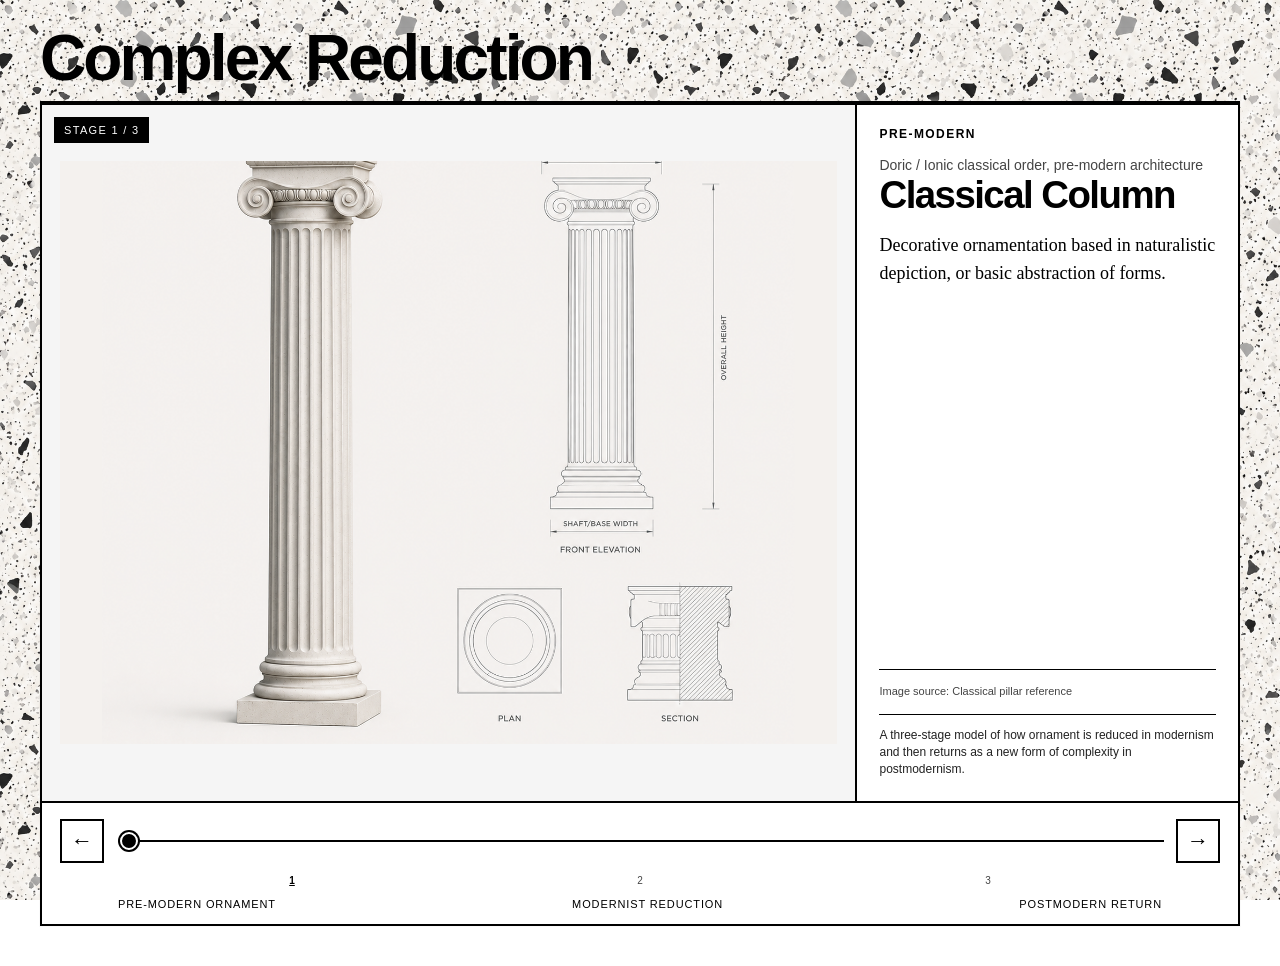
<file: interactives/columns/index.html>
<!doctype html>
<html lang="en">
<head>
<meta charset="utf-8">
<meta name="viewport" content="width=device-width, initial-scale=1">
<title>Complex Reduction: Column Trajectory v2</title>
<style>
:root{--ink:#000;--paper:#fff;--line:#000;--muted:#444;--panel:#fff;--panel2:#f5f5f5}
*{box-sizing:border-box}
html,body{margin:0;padding:0;background:var(--paper) url('assets/terrazzo-bg.png') repeat;color:var(--ink);font-family:Arial,Helvetica,sans-serif;background-size:720px auto;background-attachment:fixed}
main{width:min(1200px,calc(100% - 32px));margin:0 auto;padding:28px 0 40px}
header{border-bottom:2px solid var(--line);padding-bottom:12px;margin-bottom:0}
h1{margin:0;font-size:clamp(30px,5vw,64px);line-height:.95;letter-spacing:-.045em;font-weight:700}
.viewer{display:grid;grid-template-columns:minmax(0,1.5fr) minmax(320px,.7fr);border:2px solid var(--line);min-height:700px;background:var(--panel)}
.image-wrap{position:relative;display:flex;align-items:center;justify-content:center;overflow:hidden;background:var(--panel2);border-right:2px solid var(--line);padding:18px}
.hero-media{width:100%;height:100%;display:grid;align-items:center;justify-items:center;transition:opacity .14s ease}.hero-media.single{grid-template-columns:1fr}.hero-media img{display:block;width:100%;height:100%;max-height:650px;object-fit:contain}
.stage-tag{position:absolute;top:12px;left:12px;background:var(--ink);color:#fff;padding:7px 10px;font-size:11px;letter-spacing:.12em;text-transform:uppercase}
.info{display:flex;flex-direction:column;padding:22px}
.phase{font-size:12px;letter-spacing:.12em;text-transform:uppercase;color:var(--ink);font-weight:700;margin-bottom:16px}
.artist{font-size:14px;color:var(--muted);margin-bottom:4px}
h2{font-size:clamp(28px,3vw,46px);line-height:.96;letter-spacing:-.04em;margin:0 0 18px}
.desc{font-family:Georgia,'Times New Roman',serif;font-size:18px;line-height:1.55;margin:0 0 auto}
.source{font-size:11px;line-height:1.45;color:var(--muted);border-top:1px solid var(--line);padding-top:14px;margin-top:22px}
.controls{border:2px solid var(--line);border-top:0;padding:16px 18px 14px;background:var(--panel)}
header,.viewer,.controls{box-shadow:0 0 0 1px rgba(0,0,0,.02)}
.control-row{display:grid;grid-template-columns:44px 1fr 44px;align-items:center;gap:14px}
button{border:2px solid var(--line);background:#fff;color:#000;width:44px;height:44px;font-size:22px;cursor:pointer}
button:hover{background:#000;color:#fff}
input[type=range]{width:100%;-webkit-appearance:none;appearance:none;height:2px;background:#000;outline:none}
input[type=range]::-webkit-slider-thumb{-webkit-appearance:none;appearance:none;width:18px;height:18px;border-radius:50%;background:#000;border:2px solid #fff;box-shadow:0 0 0 2px #000;cursor:pointer}
input[type=range]::-moz-range-thumb{width:18px;height:18px;border-radius:50%;background:#000;border:2px solid #fff;box-shadow:0 0 0 2px #000;cursor:pointer}
.labels{display:grid;grid-template-columns:repeat(3,1fr);gap:0;margin:12px 58px 0;font-size:10px;color:var(--muted);text-align:center}
.labels span.active{color:#000;font-weight:700;text-decoration:underline}
.axis{display:flex;justify-content:space-between;margin:12px 58px 0;font-size:11px;letter-spacing:.08em;text-transform:uppercase;gap:18px}
.axis span:nth-child(2){text-align:center;flex:1}
.axis span:last-child{text-align:right}
.note{margin-top:14px;padding-top:12px;border-top:1px solid var(--line);font-size:12px;line-height:1.45;color:#222}
@media(max-width:860px){.viewer{grid-template-columns:1fr;min-height:0}.image-wrap{border-right:0;border-bottom:2px solid var(--line);height:54vh;min-height:380px}.info{min-height:410px}.labels{display:none}.axis{margin-left:58px;margin-right:58px;gap:10px;font-size:10px}}
</style>
</head>
<body>
<main>
<header>
<h1>Complex Reduction</h1>
</header>
<section class="viewer">
<div class="image-wrap"><div class="stage-tag" id="stageTag"></div><div id="hero" class="hero-media"></div></div>
<div class="info">
<div class="phase" id="phase"></div>
<div class="artist" id="artist"></div>
<h2 id="title"></h2>
<p class="desc" id="desc"></p>
<div class="source" id="source"></div><div class="note" id="note">A three-stage model of how ornament is reduced in modernism and then returns as a new form of complexity in postmodernism.</div>
</div>
</section>
<section class="controls">
<div class="control-row"><button id="prev" aria-label="Previous image">←</button><input id="slider" type="range" min="1" max="3" step="1" value="1" aria-label="Move through the three stages"><button id="next" aria-label="Next image">→</button></div>
<div class="labels" id="labels"></div>
<div class="axis"><span>Pre-modern ornament</span><span>Modernist reduction</span><span>Postmodern return</span></div>
</section>
</main>
<script>
const works = [
  {
    title: 'Classical Column',
    artist: 'Doric / Ionic classical order',
    year: 'pre-modern architecture',
    phase: 'Pre-modern',
    desc: 'Decorative ornamentation based in naturalistic depiction, or basic abstraction of forms.',
    source: 'Classical pillar reference',
    img: 'assets/01-classical-column.png'
  },
  {
    title: 'Miesian Column',
    artist: 'Miesian structural language',
    year: 'modernism',
    phase: 'Modernism',
    desc: 'Reduction of ornamentation.',
    source: 'Modernist column reference',
    img: 'assets/02-modernist-column.png'
  },
  {
    title: 'Zaha Hadid Column',
    artist: 'Postmodern / contemporary expression',
    year: 'postmodern trajectory',
    phase: 'Post Modernism',
    desc: 'Reintroduction of complexity via the new logic of modernism.',
    source: 'Zaha Hadid inspired column reference',
    img: 'assets/03-postmodern-column.png'
  }
];
const slider=document.getElementById('slider');
const hero=document.getElementById('hero');
const labels=document.getElementById('labels');
works.forEach((_,i)=>{const s=document.createElement('span');s.textContent=i+1;labels.appendChild(s)});
function show(index){
 const i=Math.max(0,Math.min(works.length-1,index));
 const w=works[i];
 hero.style.opacity='0';
 setTimeout(()=>{
   hero.className='hero-media single';
   hero.innerHTML=`<img src="${w.img}" alt="${w.title}">`;
   hero.style.opacity='1';
 },70);
 document.getElementById('stageTag').textContent=`Stage ${i+1} / 3`;
 document.getElementById('phase').textContent=w.phase;
 document.getElementById('artist').textContent=`${w.artist}, ${w.year}`;
 document.getElementById('title').textContent=w.title;
 document.getElementById('desc').textContent=w.desc;
 document.getElementById('source').textContent=`Image source: ${w.source}`;
 [...labels.children].forEach((el,n)=>el.classList.toggle('active',n===i));
 slider.value=i+1;
}
slider.addEventListener('input',e=>show(Number(e.target.value)-1));
document.getElementById('prev').addEventListener('click',()=>show(Number(slider.value)-2));
document.getElementById('next').addEventListener('click',()=>show(Number(slider.value)));
document.addEventListener('keydown',e=>{if(e.key==='ArrowLeft')show(Number(slider.value)-2);if(e.key==='ArrowRight')show(Number(slider.value));});
show(0);
</script>
</body></html>
</file>
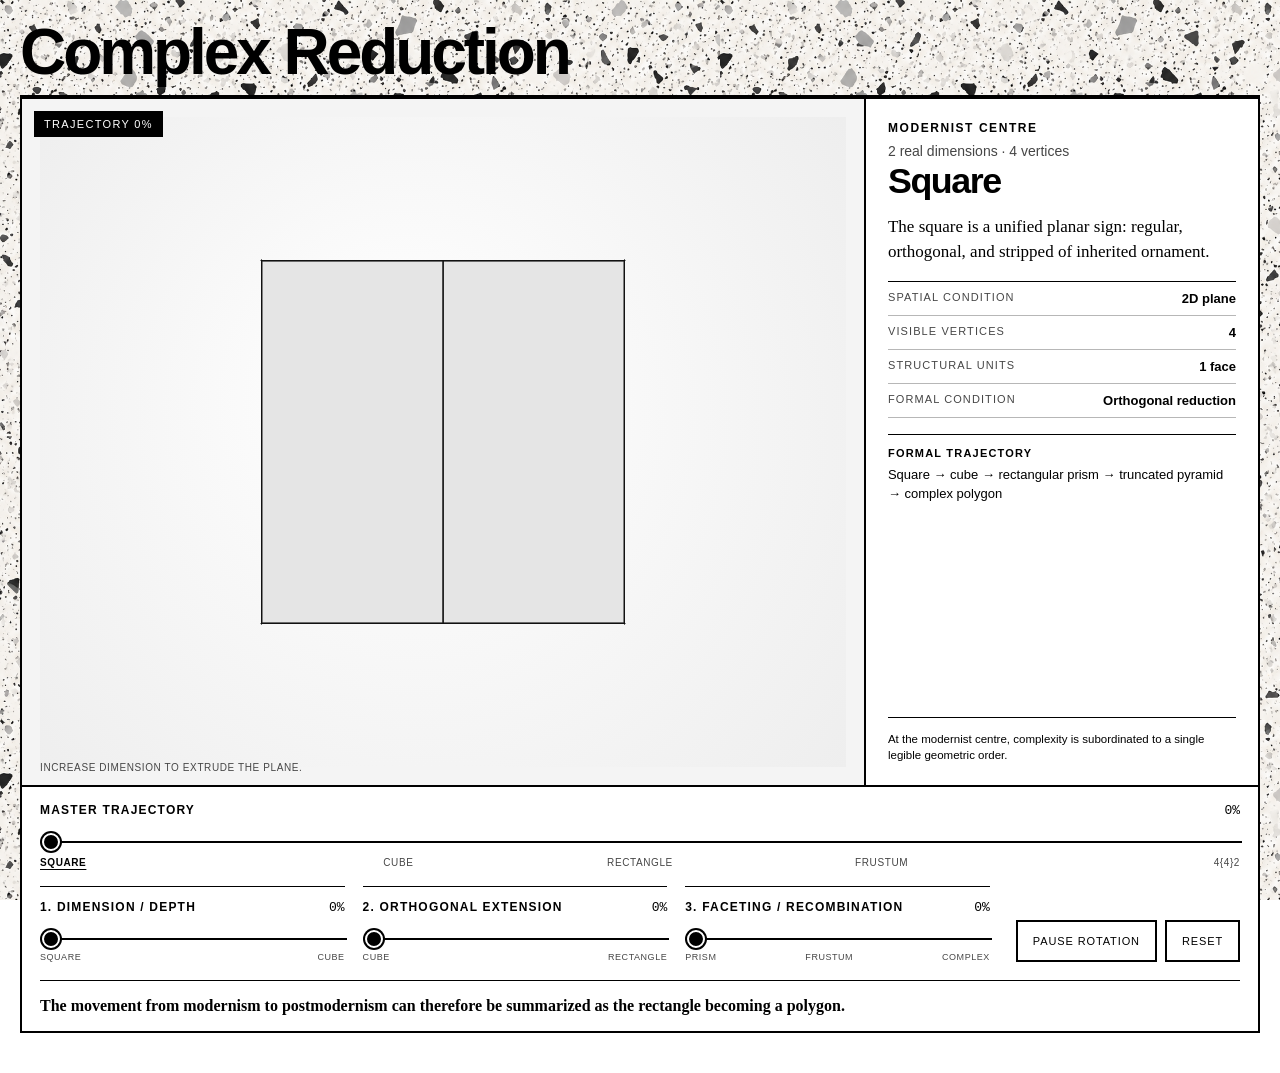
<file: interactives/concept/index.html>
<!doctype html>
<html lang="en">
<head>
  <meta charset="utf-8">
  <meta name="viewport" content="width=device-width, initial-scale=1">
  <meta name="description" content="An interactive diagram tracing the square through dimensional extension, orthogonal elongation, faceting, and complex-polygon recombination.">
  <title>Complex Reduction: The Rectangle Becomes a Polygon</title>
  <link rel="stylesheet" href="styles.css">
</head>
<body>
  <main>
    <header>
      <h1>Complex Reduction</h1>
    </header>

    <section class="viewer" aria-label="Interactive geometric trajectory">
      <div class="canvas-panel">
        <div class="stage-tag" id="stageTag">TRAJECTORY 0%</div>
        <canvas id="shapeCanvas" width="900" height="700" aria-label="Rotating geometric form"></canvas>
        <div class="canvas-note" id="canvasNote">Move the master slider or isolate each transformation below.</div>
      </div>

      <aside class="info-panel">
        <div class="phase" id="phase">Modernist Centre</div>
        <div class="descriptor" id="descriptor">2 real dimensions · 4 vertices</div>
        <h2 id="shapeTitle">Square</h2>
        <p class="description" id="description">
          The square is a unified planar sign: regular, orthogonal, and stripped of inherited ornament.
        </p>

        <dl class="metrics">
          <div>
            <dt>Spatial condition</dt>
            <dd id="dimensionMetric">2D plane</dd>
          </div>
          <div>
            <dt>Visible vertices</dt>
            <dd id="vertexMetric">4</dd>
          </div>
          <div>
            <dt>Structural units</dt>
            <dd id="unitMetric">1 face</dd>
          </div>
          <div>
            <dt>Formal condition</dt>
            <dd id="conditionMetric">Orthogonal reduction</dd>
          </div>
        </dl>

        <div class="formula">
          <div class="formula-label">Formal trajectory</div>
          <p>Square → cube → rectangular prism → truncated pyramid → complex polygon</p>
        </div>

        <div class="essay-note" id="essayNote">
          Complexity returns without abandoning abstraction. The square becomes dimensional, extended, faceted, and finally recombined in a higher-order geometric field.
        </div>
      </aside>
    </section>

    <section class="controls" aria-label="Shape controls">
      <div class="control-block trajectory-control">
        <div class="control-heading">
          <label for="trajectorySlider">Master trajectory</label>
          <output id="trajectoryOutput">0%</output>
        </div>
        <input id="trajectorySlider" type="range" min="0" max="100" step="1" value="0">
        <div class="stage-labels" id="stageLabels">
          <span>Square</span>
          <span>Cube</span>
          <span>Rectangle</span>
          <span>Frustum</span>
          <span>4{4}2</span>
        </div>
      </div>

      <div class="parameter-grid">
        <div class="control-block parameter-control">
          <div class="control-heading">
            <label for="dimensionSlider">1. Dimension / depth</label>
            <output id="dimensionOutput">0%</output>
          </div>
          <input id="dimensionSlider" type="range" min="0" max="100" step="1" value="0">
          <div class="parameter-axis"><span>Square</span><span>Cube</span></div>
        </div>

        <div class="control-block parameter-control">
          <div class="control-heading">
            <label for="extensionSlider">2. Orthogonal extension</label>
            <output id="extensionOutput">0%</output>
          </div>
          <input id="extensionSlider" type="range" min="0" max="100" step="1" value="0">
          <div class="parameter-axis"><span>Cube</span><span>Rectangle</span></div>
        </div>

        <div class="control-block parameter-control">
          <div class="control-heading">
            <label for="recombinationSlider">3. Faceting / recombination</label>
            <output id="recombinationOutput">0%</output>
          </div>
          <input id="recombinationSlider" type="range" min="0" max="100" step="1" value="0">
          <div class="parameter-axis three"><span>Prism</span><span>Frustum</span><span>Complex</span></div>
        </div>
      </div>

      <div class="button-row">
        <button id="rotateButton" type="button">Pause rotation</button>
        <button id="resetButton" type="button">Reset</button>
      </div>

      <div class="thesis-line">
        <strong>The movement from modernism to postmodernism can therefore be summarized as the rectangle becoming a polygon.</strong>
      </div>
    </section>
  </main>

  <script src="script.js"></script>
</body>
</html>
</file>
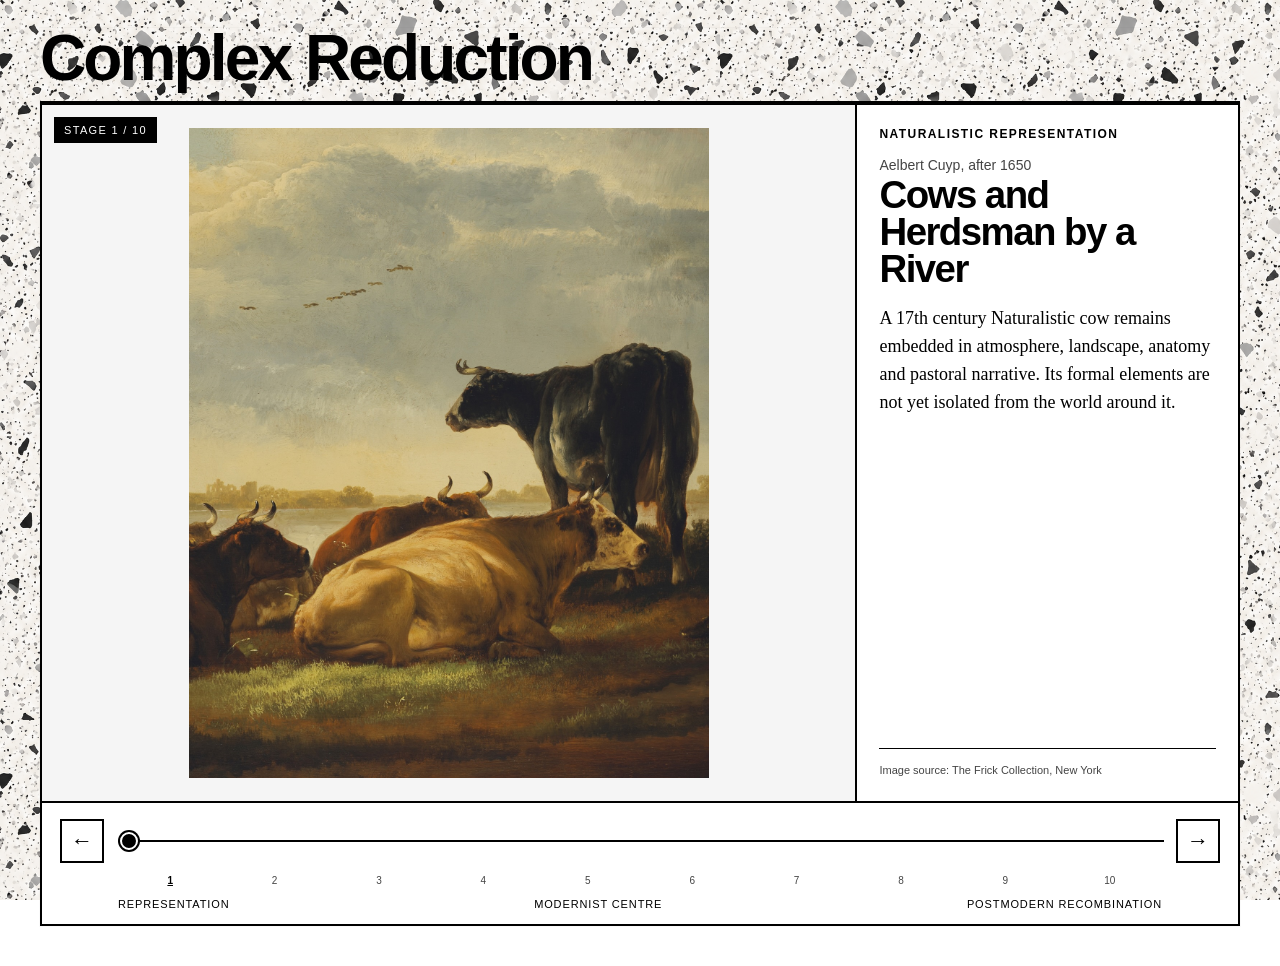
<file: interactives/cows/index.html>
<!doctype html>
<html lang="en">
<head>
<meta charset="utf-8">
<meta name="viewport" content="width=device-width, initial-scale=1">
<title>Complex Reduction: From Cow to Continental</title>
<style>
:root{--ink:#000;--paper:#fff;--line:#000;--muted:#444;--panel:#fff;--panel2:#f5f5f5}
*{box-sizing:border-box}
html,body{margin:0;padding:0;background:var(--paper) url('assets/terrazzo-bg.png') repeat;color:var(--ink);font-family:Arial,Helvetica,sans-serif;background-size:720px auto;background-attachment:fixed}
main{width:min(1200px,calc(100% - 32px));margin:0 auto;padding:28px 0 40px}
header{border-bottom:2px solid var(--line);padding-bottom:12px;margin-bottom:0}
h1{margin:0;font-size:clamp(30px,5vw,64px);line-height:.95;letter-spacing:-.045em;font-weight:700}
.viewer{display:grid;grid-template-columns:minmax(0,1.5fr) minmax(320px,.7fr);border:2px solid var(--line);min-height:700px;background:var(--panel)}
.image-wrap{position:relative;display:flex;align-items:center;justify-content:center;overflow:hidden;background:var(--panel2);border-right:2px solid var(--line);padding:18px}
.hero-media{width:100%;height:100%;display:grid;align-items:center;justify-items:center;transition:opacity .14s ease}.hero-media.single{grid-template-columns:1fr}.hero-media.split{grid-template-columns:1fr 1fr;gap:14px}.hero-media img{display:block;width:100%;height:100%;max-height:650px;object-fit:contain}@media(max-width:860px){.hero-media.split{grid-template-columns:1fr;grid-template-rows:1fr 1fr}}
.stage-tag{position:absolute;top:12px;left:12px;background:var(--ink);color:#fff;padding:7px 10px;font-size:11px;letter-spacing:.12em;text-transform:uppercase}
.info{display:flex;flex-direction:column;padding:22px}
.phase{font-size:12px;letter-spacing:.12em;text-transform:uppercase;color:var(--ink);font-weight:700;margin-bottom:16px}
.artist{font-size:14px;color:var(--muted);margin-bottom:4px}
h2{font-size:clamp(28px,3vw,46px);line-height:.96;letter-spacing:-.04em;margin:0 0 18px}
.desc{font-family:Georgia,'Times New Roman',serif;font-size:18px;line-height:1.55;margin:0 0 auto}
.source{font-size:11px;line-height:1.45;color:var(--muted);border-top:1px solid var(--line);padding-top:14px;margin-top:22px}
.controls{border:2px solid var(--line);border-top:0;padding:16px 18px 14px;background:var(--panel)}
header,.viewer,.controls{box-shadow:0 0 0 1px rgba(0,0,0,.02)}
.control-row{display:grid;grid-template-columns:44px 1fr 44px;align-items:center;gap:14px}
button{border:2px solid var(--line);background:#fff;color:#000;width:44px;height:44px;font-size:22px;cursor:pointer}
button:hover{background:#000;color:#fff}
input[type=range]{width:100%;-webkit-appearance:none;appearance:none;height:2px;background:#000;outline:none}
input[type=range]::-webkit-slider-thumb{-webkit-appearance:none;appearance:none;width:18px;height:18px;border-radius:50%;background:#000;border:2px solid #fff;box-shadow:0 0 0 2px #000;cursor:pointer}
input[type=range]::-moz-range-thumb{width:18px;height:18px;border-radius:50%;background:#000;border:2px solid #fff;box-shadow:0 0 0 2px #000;cursor:pointer}
.labels{display:grid;grid-template-columns:repeat(10,1fr);gap:0;margin:12px 58px 0;font-size:10px;color:var(--muted);text-align:center}
.labels span.active{color:#000;font-weight:700;text-decoration:underline}
.axis{display:flex;justify-content:space-between;margin:12px 58px 0;font-size:11px;letter-spacing:.08em;text-transform:uppercase}
.note{margin-top:14px;padding-top:12px;border-top:1px solid var(--line);font-size:12px;line-height:1.45;color:#222}
@media(max-width:860px){.viewer{grid-template-columns:1fr;min-height:0}.image-wrap{border-right:0;border-bottom:2px solid var(--line);height:54vh;min-height:380px}.info{min-height:410px}.labels{display:none}.axis{margin-left:58px;margin-right:58px}}
</style>
</head>
<body>
<main>
<header>
<h1>Complex Reduction</h1>
</header>
<section class="viewer">
<div class="image-wrap"><div class="stage-tag" id="stageTag"></div><div id="hero" class="hero-media"></div></div>
<div class="info">
<div class="phase" id="phase"></div>
<div class="artist" id="artist"></div>
<h2 id="title"></h2>
<p class="desc" id="desc"></p>
<div class="source" id="source"></div><div class="note" id="note" hidden></div>
</div>
</section>
<section class="controls">
<div class="control-row"><button id="prev" aria-label="Previous image">←</button><input id="slider" type="range" min="1" max="10" step="1" value="1" aria-label="Move through the ten stages"><button id="next" aria-label="Next image">→</button></div>
<div class="labels" id="labels"></div>
<div class="axis"><span>Representation</span><span>Modernist centre</span><span>Postmodern recombination</span></div>
</section>
</main>
<script>
const works = [{"title": "Cows and Herdsman by a River", "artist": "Aelbert Cuyp", "year": "after 1650", "phase": "Naturalistic representation", "desc": "A 17th century Naturalistic cow remains embedded in atmosphere, landscape, anatomy and pastoral narrative. Its formal elements are not yet isolated from the world around it.", "source": "The Frick Collection, New York", "img": "assets/01-aelbert-cuyp-cows-and-herdsman.jpg"}, 
{"title": "The Yorkshire Rose", "artist": "Charles Turner", "year": "early 19th century", "phase": "The animal as a dominant and abstracted form", "desc": "The landscape recedes and the body expands into a broad horizontal mass. The cow becomes easier to read as an arrangement of body, legs, surface and support.", "source": "Bonhams", "img": "assets/02-charles-turner-yorkshire-rose.png"}, 
{"title": "Cow", "artist": "Arthur Dove", "year": "ca. 1912", "phase": "Modern abstraction", "desc": "Anatomical description gives way to overlapping curves, tonal masses and compressed bodily signals. The animal is still legible, but no longer depends on naturalistic depiction.", "source": "The Metropolitan Museum of Art", "img": "assets/03-arthur-dove-cow.jpg"}, 
{"title": "The Bull (Le Taureau), intermediate state", "artist": "Pablo Picasso", "year": "1945", "phase": "Analytical reduction", "desc": "The body is reorganized into an internal geometric system. Volume remains, but anatomy is increasingly translated into lines, divisions and structural relationships.", "source": "The Museum of Modern Art, New York", "img": "assets/04-picasso-bull-intermediate.jpg"}, 
{"title": "The Bull (Le Taureau), final reduced state", "artist": "Pablo Picasso", "year": "1946", "phase": "Maximum reduction", "desc": "The animal reaches the centre point of the sequence: a minimal graphic structure containing only enough information to remain recognizable as a bull.", "source": "The Museum of Modern Art, New York", "img": "assets/05-picasso-bull-final.jpg"}, 
{"title": "Composition VIII (The Cow)", "artist": "Theo van Doesburg", "year": "ca. 1918", "phase": "Cow as geometric order", "desc": "The recognizable body has been fully subordinated to rectangles, proportion, rhythm and colour. The cow survives as an abstract organizational logic rather than an illustrated animal.", "source": "The Museum of Modern Art, New York", "img": "assets/06-theo-van-doesburg-composition-viii.jpg"}, 
{"title": "Cow Going Abstract", "artist": "Roy Lichtenstein", "year": "1982", "phase": "Reduction made self-conscious", "desc": "One of two Lichtenstein series that explicitly reference Picasso. Here modernist reduction is replayed as Pop quotation, so the cow carries more than formal simplification: it also carries art-historical reference, reproduction, and self-conscious commentary on abstraction itself.", "source": "Artsy", "img": "assets/07-roy-lichtenstein-cow-going-abstract.png"}, 
{"title": "Cow", "artist": "Andy Warhol", "year": "1966", "phase": "Cow as reproducible sign", "desc": "The animal is detached from landscape and anatomy and transformed into a high-contrast, industrially repeatable graphic image. Cow-ness becomes surface, colour and cultural recognition.", "source": "Museum of Modern Art", "img": "assets/08-andy-warhol-cow.jpg"}, 
{"title": "Vache Paysage", "artist": "François-Xavier Lalanne", "year": "1976", "phase": "Image becomes functional object", "desc": "The cow is physically deconstructed and recombined as sculpture, landscape and furniture. Its hollow body and structural legs bring the animal into direct contact with architecture and use.", "source": "Luc Castel / Getty Images & Sotheby's", "img": "assets/09-lalanne-vache-paysage-1.png", "img2": "assets/09-lalanne-vache-paysage-2.webp"}, 
{"title": "Continental", "artist": "Michele De Lucchi for Memphis Milano", "year": "1984", "phase": "Postmodern complex reduction", "desc": "The cow is reduced to pattern, horizontal mass and supports, then recomposed through intersecting planes, industrial laminate and contradictory geometries. Representation becomes simpler while formal and semantic associations multiply.", "source": "Memphis Milano", "img": "assets/10-michele-de-lucchi-continental.webp"}];
const slider=document.getElementById('slider');
const hero=document.getElementById('hero');
const labels=document.getElementById('labels');
works.forEach((_,i)=>{const s=document.createElement('span');s.textContent=i+1;labels.appendChild(s)});
function show(index){
 const i=Math.max(0,Math.min(works.length-1,index));
 const w=works[i];
 hero.style.opacity='0';
 setTimeout(()=>{
   if(w.img2){
     hero.className='hero-media split';
     hero.innerHTML=`<img src="${w.img}" alt="${w.title} by ${w.artist}"><img src="${w.img2}" alt="Additional view of ${w.title} by ${w.artist}">`;
   }else{
     hero.className='hero-media single';
     hero.innerHTML=`<img src="${w.img}" alt="${w.title} by ${w.artist}">`;
   }
   hero.style.opacity='1';
 },70);
 document.getElementById('stageTag').textContent=`Stage ${i+1} / 10`;
 document.getElementById('phase').textContent=w.phase;
 document.getElementById('artist').textContent=`${w.artist}, ${w.year}`;
 document.getElementById('title').textContent=w.title;
 document.getElementById('desc').textContent=w.desc;
 document.getElementById('source').textContent=`Image source: ${w.source}`;
 [...labels.children].forEach((el,n)=>el.classList.toggle('active',n===i));
 slider.value=i+1;
}
slider.addEventListener('input',e=>show(Number(e.target.value)-1));
document.getElementById('prev').addEventListener('click',()=>show(Number(slider.value)-2));
document.getElementById('next').addEventListener('click',()=>show(Number(slider.value)));
document.addEventListener('keydown',e=>{if(e.key==='ArrowLeft')show(Number(slider.value)-2);if(e.key==='ArrowRight')show(Number(slider.value));});
show(0);
</script>
</body></html>
</file>
<file: style.css>
:root {
  --paper: #f5f1e8;
  --ink: #171714;
  --muted: #69665f;
  --rule: #c9c2b5;
  --accent: #d84f2a;
  --wide: 1180px;
  --text: 760px;
  --font-serif: "Source Serif 4", Georgia, "Times New Roman", serif;
  --font-sans: "Source Sans 3", Arial, Helvetica, sans-serif;
  --text-base: clamp(15px, 0.35vw + 14px, 17px);
  --text-lead: clamp(17px, 0.6vw + 15px, 21px);
  --text-h1: clamp(32px, 4.5vw, 52px);
  --text-h2: clamp(24px, 2.8vw, 34px);
  --text-caption: clamp(12px, 0.2vw + 11px, 13px);
  --line-height-body: 1.65;
}

* { box-sizing: border-box; }
html { scroll-behavior: smooth; }
body {
  margin: 0;
  color: var(--ink);
  background: var(--paper);
  font-family: var(--font-serif);
  font-size: var(--text-base);
  line-height: var(--line-height-body);
}

a { color: inherit; text-decoration-color: var(--accent); text-underline-offset: .18em; }
img { display: block; max-width: 100%; }

.site-header {
  border-bottom: 1px solid var(--ink);
  padding: 18px 24px;
  font: 700 12px/1.2 var(--font-sans);
  letter-spacing: .12em;
  text-transform: uppercase;
}

.hero {
  width: min(var(--wide), calc(100% - 40px));
  margin: 0 auto;
  padding: clamp(48px, 8vw, 100px) 0 clamp(40px, 6vw, 70px);
  border-bottom: 1px solid var(--ink);
}

.kicker, .figure-label, .interactive-label, .schema, .toc,
.figure-title, .interactive-title, .site-header, .footer {
  font-family: var(--font-sans);
}

.kicker {
  color: var(--accent);
  font-size: 12px;
  font-weight: 700;
  letter-spacing: .14em;
  text-transform: uppercase;
}

h1 {
  max-width: 1040px;
  margin: 18px 0 0;
  font-family: var(--font-sans);
  font-size: var(--text-h1);
  font-weight: 600;
  line-height: 1.05;
  letter-spacing: -.03em;
}

.layout {
  width: min(var(--wide), calc(100% - 40px));
  margin: 0 auto;
  display: grid;
  grid-template-columns: 190px minmax(0, var(--text));
  gap: clamp(35px, 7vw, 105px);
  align-items: start;
}

.toc {
  position: sticky;
  top: 22px;
  padding: 48px 0;
  font-size: 11px;
  line-height: 1.35;
  letter-spacing: .06em;
  text-transform: uppercase;
}
.toc strong { display: block; margin-bottom: 16px; color: var(--accent); }
.toc a { display: block; padding: 6px 0; text-decoration: none; }
.toc a:hover { color: var(--accent); }

article { min-width: 0; padding: 58px 0 100px; }
article p { margin: 0 0 1.25em; }
article .lead {
  font-size: var(--text-lead);
  line-height: 1.45;
  margin-bottom: 2.2em;
}

h2 {
  margin: 3.6em 0 .9em;
  padding-top: 30px;
  border-top: 1px solid var(--ink);
  font-family: var(--font-sans);
  font-size: var(--text-h2);
  font-weight: 600;
  line-height: 1.15;
  letter-spacing: -.025em;
}

.schema-block {
  margin: 0 0 1.4em;
}

.schema {
  margin: 0 0 0.4em;
  padding: 0;
  border: none;
  font-family: var(--font-serif);
  font-size: var(--text-caption);
  color: var(--muted);
  line-height: 1.55;
}
.schema:last-child { margin-bottom: 0; }

.figure, .interactive {
  width: min(var(--wide), calc(100vw - 40px));
  margin: 58px 0 64px;
}

.figure-images {
  display: grid;
  grid-template-columns: repeat(var(--count, 1), minmax(0, 1fr));
  gap: 10px;
  align-items: stretch;
}
.figure-images img {
  width: 100%;
  height: 100%;
  max-height: 720px;
  object-fit: contain;
  background: #ebe5da;
  cursor: zoom-in;
}

.figure-caption, .interactive-caption {
  display: grid;
  grid-template-columns: 110px 1fr;
  gap: 24px;
  padding-top: 14px;
  border-top: 1px solid var(--ink);
  margin-top: 12px;
  font-size: var(--text-caption);
  line-height: 1.5;
}
.figure-label, .interactive-label {
  font-size: 10px;
  font-weight: 700;
  letter-spacing: .11em;
  text-transform: uppercase;
  color: var(--accent);
}
.figure-title, .interactive-title { font-weight: 600; }
.figure-note { color: var(--muted); margin-top: 5px; }

.interactive-note {
  margin: 12px 0 0;
  color: var(--muted);
  font-size: var(--text-caption);
  line-height: 1.55;
}

.interactive-caption .interactive-note {
  margin-top: 10px;
}

figure.interactive + p {
  margin-top: 1.25em;
}

.references {
  columns: 2 320px;
  column-gap: 42px;
  font-size: var(--text-caption);
  line-height: 1.5;
}
.reference { break-inside: avoid; margin: 0 0 1em; }
.reference[data-ref-id] { scroll-margin-top: 80px; }

.footer {
  border-top: 1px solid var(--ink);
  padding: 30px 24px 50px;
  font: 11px/1.4 var(--font-sans);
  letter-spacing: .08em;
  text-transform: uppercase;
}

/* Citations & footnotes */
.cite-ref,
.footnote-ref a {
  color: var(--accent);
  text-decoration: underline;
  text-decoration-color: color-mix(in srgb, var(--accent) 40%, transparent);
  text-underline-offset: .15em;
  cursor: help;
}
.cite-ref:focus-visible,
.footnote-ref a:focus-visible {
  outline: 2px solid var(--accent);
  outline-offset: 2px;
}
.footnote-ref {
  font-size: .75em;
  line-height: 0;
  vertical-align: super;
}

.cite-tooltip {
  position: fixed;
  z-index: 1000;
  max-width: min(360px, calc(100vw - 24px));
  padding: 12px 14px;
  background: var(--ink);
  color: var(--paper);
  font-family: var(--font-serif);
  font-size: var(--text-caption);
  line-height: 1.5;
  border-radius: 4px;
  box-shadow: 0 8px 24px rgba(0, 0, 0, .2);
  pointer-events: none;
  opacity: 0;
  transition: opacity .15s ease;
}
.cite-tooltip.visible { opacity: 1; }
.cite-tooltip.is-footnote::before {
  content: "Footnote";
  display: block;
  font-family: var(--font-sans);
  font-size: 10px;
  font-weight: 700;
  letter-spacing: .1em;
  text-transform: uppercase;
  color: var(--accent);
  margin-bottom: 6px;
}

#footnotes { display: none; }

/* Lightbox gallery */
.lightbox {
  position: fixed;
  inset: 0;
  z-index: 2000;
  display: flex;
  flex-direction: column;
  background: rgba(23, 23, 20, .94);
  opacity: 0;
  visibility: hidden;
  transition: opacity .2s ease, visibility .2s ease;
}
.lightbox.open {
  opacity: 1;
  visibility: visible;
}
.lightbox-toolbar {
  display: flex;
  align-items: center;
  justify-content: space-between;
  padding: 14px 20px;
  color: var(--paper);
  font-family: var(--font-sans);
  font-size: var(--text-caption);
  flex-shrink: 0;
}
.lightbox-close {
  border: 1px solid rgba(245, 241, 232, .4);
  background: transparent;
  color: var(--paper);
  width: 36px;
  height: 36px;
  font-size: 20px;
  cursor: pointer;
  line-height: 1;
}
.lightbox-close:hover { background: rgba(245, 241, 232, .15); }
.lightbox-stage {
  flex: 1;
  display: flex;
  align-items: center;
  justify-content: center;
  position: relative;
  min-height: 0;
  padding: 0 56px;
}
.lightbox-stage img {
  max-width: 100%;
  max-height: calc(100vh - 120px);
  width: auto;
  height: auto;
  object-fit: contain;
  cursor: default;
}
.lightbox-nav {
  position: absolute;
  top: 50%;
  transform: translateY(-50%);
  border: 1px solid rgba(245, 241, 232, .4);
  background: rgba(23, 23, 20, .6);
  color: var(--paper);
  width: 44px;
  height: 44px;
  font-size: 22px;
  cursor: pointer;
  line-height: 1;
}
.lightbox-nav:hover { background: rgba(245, 241, 232, .15); }
.lightbox-nav.prev { left: 12px; }
.lightbox-nav.next { right: 12px; }
.lightbox-nav:disabled { opacity: .3; cursor: default; }
.lightbox-dots {
  display: flex;
  justify-content: center;
  gap: 8px;
  padding: 12px;
  flex-shrink: 0;
}
.lightbox-dot {
  width: 8px;
  height: 8px;
  border-radius: 50%;
  border: 1px solid rgba(245, 241, 232, .5);
  background: transparent;
  padding: 0;
  cursor: pointer;
}
.lightbox-dot.active { background: var(--paper); }

@media (max-width: 900px) {
  .layout { display: block; }
  .toc {
    position: static;
    padding: 25px 0;
    border-bottom: 1px solid var(--rule);
    columns: 2;
  }
  .toc strong { column-span: all; }
  article { padding-top: 35px; }
  .figure-images { grid-template-columns: 1fr; }
}

@media (max-width: 560px) {
  .hero, .layout { width: min(100% - 24px, var(--wide)); }
  .figure, .interactive { width: calc(100vw - 24px); }
  .figure-caption, .interactive-caption { grid-template-columns: 1fr; gap: 5px; }
  .toc { columns: 1; }
  .lightbox-stage { padding: 0 44px; }
  .references { columns: 1; }
}
</file>
<file: interactives/shared/widget.css>
.interactive-widget {
  border: 1px solid var(--ink, #171714);
  background: #fff;
  font-family: "Source Sans 3", Arial, Helvetica, sans-serif;
}

.iw-viewer {
  display: flex;
  flex-direction: column;
}

.iw-image-wrap {
  position: relative;
  display: flex;
  align-items: stretch;
  justify-content: center;
  background: #ebe5da;
  padding: 18px;
  height: min(480px, 52vh);
  min-height: min(480px, 52vh);
  max-height: min(480px, 52vh);
  border-bottom: 1px solid var(--ink, #171714);
  overflow: hidden;
  box-sizing: border-box;
}

.iw-hero-media {
  flex: 1 1 auto;
  align-self: stretch;
  width: 100%;
  height: 100%;
  min-width: 0;
  min-height: 0;
  overflow: hidden;
  transition: opacity .14s ease;
}
.iw-hero-media.single {
  display: grid;
  place-items: center;
  grid-template-columns: 1fr;
  grid-template-rows: 1fr;
}
.iw-hero-media.split {
  display: grid;
  grid-template-columns: 1fr 1fr;
  grid-template-rows: 1fr;
  gap: 14px;
  align-items: center;
  justify-items: center;
}
.iw-hero-media img {
  display: block;
  width: 100%;
  height: 100%;
  max-width: 100%;
  max-height: 100%;
  object-fit: contain;
  object-position: center;
}

.iw-stage-tag {
  position: absolute;
  top: 12px;
  left: 12px;
  background: var(--ink, #171714);
  color: #fff;
  padding: 6px 10px;
  font-size: 10px;
  letter-spacing: .12em;
  text-transform: uppercase;
}

.iw-info {
  padding: 20px 22px;
  border-bottom: 1px solid var(--ink, #171714);
}

.iw-phase {
  font-size: 11px;
  letter-spacing: .12em;
  text-transform: uppercase;
  font-weight: 700;
  margin-bottom: 10px;
}

.iw-artist {
  font-size: 13px;
  color: var(--muted, #69665f);
  margin-bottom: 4px;
}

.iw-title {
  font-size: clamp(20px, 2.5vw, 28px);
  font-weight: 600;
  line-height: 1.1;
  letter-spacing: -.02em;
  margin: 0 0 12px;
}

.iw-desc {
  font-family: "Source Serif 4", Georgia, serif;
  font-size: var(--text-base, 16px);
  line-height: 1.55;
  margin: 0;
}

.iw-source {
  font-size: 11px;
  line-height: 1.45;
  color: var(--muted, #69665f);
  border-top: 1px solid var(--rule, #c9c2b5);
  padding-top: 12px;
  margin-top: 16px;
}

.iw-note {
  margin-top: 12px;
  padding-top: 12px;
  border-top: 1px solid var(--rule, #c9c2b5);
  font-size: 12px;
  line-height: 1.45;
  color: var(--muted, #69665f);
}

.iw-controls {
  padding: 14px 18px 16px;
  background: #fff;
}

.iw-control-row {
  display: grid;
  grid-template-columns: 40px 1fr 40px;
  align-items: center;
  gap: 12px;
}

.iw-controls button {
  border: 1px solid var(--ink, #171714);
  background: #fff;
  color: var(--ink, #171714);
  width: 40px;
  height: 40px;
  font-size: 20px;
  cursor: pointer;
  line-height: 1;
}
.iw-controls button:hover {
  background: var(--ink, #171714);
  color: #fff;
}

.iw-controls input[type="range"] {
  width: 100%;
  -webkit-appearance: none;
  appearance: none;
  height: 2px;
  background: var(--ink, #171714);
  outline: none;
}
.iw-controls input[type="range"]::-webkit-slider-thumb {
  -webkit-appearance: none;
  appearance: none;
  width: 16px;
  height: 16px;
  border-radius: 50%;
  background: var(--ink, #171714);
  border: 2px solid #fff;
  box-shadow: 0 0 0 1px var(--ink, #171714);
  cursor: pointer;
}
.iw-controls input[type="range"]::-moz-range-thumb {
  width: 16px;
  height: 16px;
  border-radius: 50%;
  background: var(--ink, #171714);
  border: 2px solid #fff;
  box-shadow: 0 0 0 1px var(--ink, #171714);
  cursor: pointer;
}

.iw-labels {
  display: grid;
  gap: 0;
  margin: 10px 52px 0;
  font-size: 10px;
  color: var(--muted, #69665f);
  text-align: center;
}
.iw-labels span.active {
  color: var(--ink, #171714);
  font-weight: 700;
  text-decoration: underline;
}

.iw-axis {
  display: flex;
  justify-content: space-between;
  margin: 10px 52px 0;
  font-size: 10px;
  letter-spacing: .06em;
  text-transform: uppercase;
  gap: 12px;
}
.iw-axis span:nth-child(2) { text-align: center; flex: 1; }
.iw-axis span:last-child { text-align: right; }

@media (max-width: 560px) {
  .iw-hero-media.split {
    grid-template-columns: 1fr;
    grid-template-rows: repeat(2, minmax(0, 1fr));
  }
  .iw-labels { display: none; }
  .iw-axis { margin-left: 0; margin-right: 0; font-size: 9px; }
}
</file>
<file: interactives/shared/polygon-widget.css>
.polygon-widget {
  border: 1px solid var(--ink, #171714);
  background: #fff;
  font-family: "Source Sans 3", Arial, Helvetica, sans-serif;
}

.polygon-widget .pw-viewer {
  display: flex;
  flex-direction: column;
}

.polygon-widget .pw-canvas-panel {
  position: relative;
  display: flex;
  align-items: center;
  justify-content: center;
  height: min(420px, 48vh);
  min-height: min(420px, 48vh);
  overflow: hidden;
  border-bottom: 1px solid var(--ink, #171714);
  background: #ebe5da;
  padding: 12px;
}

.polygon-widget canvas {
  display: block;
  width: 100%;
  height: 100%;
  touch-action: none;
}

.polygon-widget .pw-stage-tag {
  position: absolute;
  top: 12px;
  left: 12px;
  z-index: 2;
  background: var(--ink, #171714);
  color: #fff;
  padding: 6px 10px;
  font-size: 10px;
  letter-spacing: .12em;
  text-transform: uppercase;
}

.polygon-widget .pw-canvas-note {
  position: absolute;
  left: 14px;
  bottom: 10px;
  font-size: 9px;
  letter-spacing: .06em;
  text-transform: uppercase;
  color: var(--muted, #69665f);
}

.polygon-widget .pw-info {
  padding: 18px 20px;
  border-bottom: 1px solid var(--ink, #171714);
}

.polygon-widget .pw-phase {
  font-size: 11px;
  letter-spacing: .12em;
  text-transform: uppercase;
  font-weight: 700;
  margin-bottom: 6px;
}

.polygon-widget .pw-descriptor {
  font-size: 13px;
  color: var(--muted, #69665f);
  margin-bottom: 4px;
}

.polygon-widget .pw-title {
  margin: 0 0 10px;
  font-size: clamp(20px, 2.5vw, 28px);
  font-weight: 600;
  line-height: 1.1;
  letter-spacing: -.02em;
}

.polygon-widget .pw-title.long-title {
  font-size: clamp(18px, 2vw, 24px);
}

.polygon-widget .pw-desc {
  margin: 0 0 14px;
  font-family: "Source Serif 4", Georgia, serif;
  font-size: var(--text-base, 16px);
  line-height: 1.55;
}

.polygon-widget .pw-metrics {
  margin: 0;
  border-top: 1px solid var(--rule, #c9c2b5);
  display: grid;
  grid-template-columns: 1fr 1fr;
  gap: 0 20px;
}

.polygon-widget .pw-metrics > div {
  display: grid;
  grid-template-columns: 1fr auto;
  gap: 10px;
  padding: 7px 0;
  border-bottom: 1px solid var(--rule, #c9c2b5);
  font-size: 11px;
}

.polygon-widget .pw-metrics dt {
  text-transform: uppercase;
  letter-spacing: .08em;
  color: var(--muted, #69665f);
}

.polygon-widget .pw-metrics dd {
  margin: 0;
  font-weight: 600;
  text-align: right;
}

.polygon-widget .pw-formula {
  margin-top: 12px;
  padding-top: 10px;
  border-top: 1px solid var(--rule, #c9c2b5);
  font-size: 12px;
  line-height: 1.45;
}

.polygon-widget .pw-formula-label {
  font-size: 10px;
  letter-spacing: .1em;
  text-transform: uppercase;
  font-weight: 700;
  margin-bottom: 4px;
}

.polygon-widget .pw-essay-note {
  margin-top: 12px;
  padding-top: 10px;
  border-top: 1px solid var(--rule, #c9c2b5);
  font-size: 12px;
  line-height: 1.45;
  color: var(--muted, #69665f);
}

.polygon-widget .pw-controls {
  padding: 14px 16px 16px;
  background: #fff;
}

.polygon-widget .pw-control-block {
  margin-bottom: 12px;
}

.polygon-widget .pw-control-heading {
  display: flex;
  justify-content: space-between;
  align-items: baseline;
  margin-bottom: 8px;
  font-size: 11px;
  letter-spacing: .08em;
  text-transform: uppercase;
  font-weight: 700;
}

.polygon-widget .pw-control-heading output {
  font-family: "Courier New", monospace;
  font-size: 12px;
  font-weight: 400;
}

.polygon-widget input[type="range"] {
  width: 100%;
  appearance: none;
  -webkit-appearance: none;
  height: 2px;
  background: var(--ink, #171714);
  outline: none;
}

.polygon-widget input[type="range"]::-webkit-slider-thumb {
  -webkit-appearance: none;
  appearance: none;
  width: 16px;
  height: 16px;
  border-radius: 50%;
  background: var(--ink, #171714);
  border: 2px solid #fff;
  box-shadow: 0 0 0 1px var(--ink, #171714);
  cursor: pointer;
}

.polygon-widget input[type="range"]::-moz-range-thumb {
  width: 16px;
  height: 16px;
  border-radius: 50%;
  background: var(--ink, #171714);
  border: 2px solid #fff;
  box-shadow: 0 0 0 1px var(--ink, #171714);
  cursor: pointer;
}

.polygon-widget .pw-stage-labels {
  display: grid;
  grid-template-columns: repeat(5, 1fr);
  gap: 6px;
  margin-top: 8px;
  font-size: 9px;
  letter-spacing: .05em;
  text-transform: uppercase;
  color: var(--muted, #69665f);
  text-align: center;
}

.polygon-widget .pw-stage-labels span.active {
  color: var(--ink, #171714);
  font-weight: 700;
  text-decoration: underline;
}

.polygon-widget .pw-param-grid {
  display: grid;
  grid-template-columns: repeat(3, minmax(0, 1fr));
  gap: 14px;
  margin-top: 12px;
  padding-top: 12px;
  border-top: 1px solid var(--rule, #c9c2b5);
}

.polygon-widget .pw-param-axis {
  display: flex;
  justify-content: space-between;
  margin-top: 6px;
  font-size: 8px;
  letter-spacing: .05em;
  text-transform: uppercase;
  color: var(--muted, #69665f);
}

.polygon-widget .pw-param-axis.three span:nth-child(2) { text-align: center; flex: 1; }

.polygon-widget .pw-buttons {
  display: flex;
  gap: 8px;
  margin-top: 12px;
}

.polygon-widget button {
  height: 36px;
  border: 1px solid var(--ink, #171714);
  background: #fff;
  padding: 0 12px;
  font-size: 10px;
  letter-spacing: .07em;
  text-transform: uppercase;
  cursor: pointer;
}

.polygon-widget button:hover {
  background: var(--ink, #171714);
  color: #fff;
}

@media (max-width: 720px) {
  .polygon-widget .pw-param-grid { grid-template-columns: 1fr; }
  .polygon-widget .pw-metrics { grid-template-columns: 1fr; }
}
</file>
<file: interactives/concept/styles.css>
:root{
  --ink:#000;
  --paper:#fff;
  --line:#000;
  --muted:#464646;
  --panel:#fff;
  --panel2:#f4f4f4;
}
*{box-sizing:border-box}
html,body{margin:0;padding:0;background:var(--paper) url('assets/terrazzo-bg.png') repeat;color:var(--ink);font-family:Arial,Helvetica,sans-serif;background-size:720px auto;background-attachment:fixed}
body{min-height:100vh}
main{width:min(1240px,calc(100% - 32px));margin:0 auto;padding:22px 0 40px}
header{border-bottom:2px solid var(--line);padding-bottom:12px}
h1{margin:0;font-size:clamp(38px,5vw,66px);line-height:.95;letter-spacing:-.048em;font-weight:700}
.viewer{display:grid;grid-template-columns:minmax(0,1.55fr) minmax(330px,.72fr);border:2px solid var(--line);background:var(--panel);height:690px;min-height:0}
.canvas-panel{position:relative;display:flex;align-items:center;justify-content:center;min-width:0;height:100%;overflow:hidden;border-right:2px solid var(--line);background:var(--panel2);padding:18px}
canvas{display:block;width:100%;height:100%;touch-action:none}
.stage-tag{position:absolute;top:12px;left:12px;z-index:2;background:#000;color:#fff;padding:7px 10px;font-size:11px;letter-spacing:.12em;text-transform:uppercase}
.canvas-note{position:absolute;left:18px;bottom:12px;font-size:10px;letter-spacing:.06em;text-transform:uppercase;color:var(--muted)}
.info-panel{padding:22px;display:flex;flex-direction:column;min-width:0;height:100%;overflow:hidden}
.phase{font-size:12px;letter-spacing:.13em;text-transform:uppercase;font-weight:700;margin-bottom:8px}
.descriptor{font-size:14px;color:var(--muted);margin-bottom:5px}
h2{margin:0 0 15px;font-size:clamp(30px,2.8vw,42px);line-height:.98;letter-spacing:-.04em}
h2.long-title{font-size:clamp(27px,2.25vw,34px);line-height:1;letter-spacing:-.032em}
.description{margin:0 0 17px;font-family:Georgia,'Times New Roman',serif;font-size:17px;line-height:1.48}
.metrics{margin:0;border-top:1px solid var(--line)}
.metrics>div{display:grid;grid-template-columns:1fr auto;gap:14px;padding:9px 0;border-bottom:1px solid #b7b7b7}
.metrics dt{font-size:11px;text-transform:uppercase;letter-spacing:.1em;color:var(--muted)}
.metrics dd{margin:0;font-size:13px;font-weight:700;text-align:right;max-width:170px}
.formula{margin-top:16px;padding-top:12px;border-top:1px solid var(--line)}
.formula-label{font-size:11px;letter-spacing:.11em;text-transform:uppercase;font-weight:700}
.formula p{margin:7px 0 0;font-size:13px;line-height:1.45}
.essay-note{margin-top:auto;padding-top:13px;border-top:1px solid var(--line);font-size:11.5px;line-height:1.4}
.controls{border:2px solid var(--line);border-top:0;background:var(--panel);padding:16px 18px 14px;display:grid;grid-template-columns:minmax(0,1fr) auto;gap:18px 26px;align-items:end}
.control-block{min-width:0}
.trajectory-control{grid-column:1/-1}
.control-heading{display:flex;justify-content:space-between;align-items:baseline;gap:10px;margin-bottom:11px}
.control-heading label{font-size:12px;letter-spacing:.1em;text-transform:uppercase;font-weight:700}
.control-heading output{font-family:'Courier New',monospace;font-size:13px}
input[type=range]{width:100%;appearance:none;-webkit-appearance:none;height:2px;background:#000;outline:none}
input[type=range]::-webkit-slider-thumb{-webkit-appearance:none;appearance:none;width:18px;height:18px;border-radius:50%;background:#000;border:2px solid #fff;box-shadow:0 0 0 2px #000;cursor:pointer}
input[type=range]::-moz-range-thumb{width:18px;height:18px;border-radius:50%;background:#000;border:2px solid #fff;box-shadow:0 0 0 2px #000;cursor:pointer}
.stage-labels{display:grid;grid-template-columns:repeat(5,1fr);gap:8px;margin-top:10px;font-size:10px;letter-spacing:.06em;text-transform:uppercase;color:var(--muted);text-align:center}
.stage-labels span:first-child{text-align:left}
.stage-labels span:last-child{text-align:right}
.stage-labels span.active{color:#000;font-weight:700;text-decoration:underline;text-underline-offset:3px}
.parameter-grid{display:grid;grid-template-columns:repeat(3,minmax(0,1fr));gap:18px}
.parameter-control{padding-top:13px;border-top:1px solid var(--line)}
.parameter-axis{display:flex;justify-content:space-between;margin-top:8px;font-size:9px;letter-spacing:.06em;text-transform:uppercase;color:var(--muted)}
.parameter-axis.three span:nth-child(2){text-align:center}
.button-row{display:flex;gap:8px;align-items:center}
button{height:42px;border:2px solid #000;background:#fff;padding:0 15px;font-size:11px;letter-spacing:.08em;text-transform:uppercase;cursor:pointer;white-space:nowrap}
button:hover{background:#000;color:#fff}
.thesis-line{grid-column:1/-1;border-top:1px solid var(--line);padding-top:13px;font-family:Georgia,'Times New Roman',serif;font-size:16px;line-height:1.45}
@media(max-width:900px){
  .viewer{grid-template-columns:1fr;height:auto}
  .canvas-panel{border-right:0;border-bottom:2px solid var(--line);height:60vh;min-height:470px}
  .info-panel{min-height:470px;height:auto}
  .controls{grid-template-columns:1fr}
  .parameter-grid{grid-template-columns:1fr}
  .button-row{justify-content:flex-start}
}
@media(max-width:560px){
  main{width:min(100%,calc(100% - 18px));padding-top:14px}
  .canvas-panel{height:52vh;min-height:390px;padding:8px}
  .info-panel{padding:17px}
  .controls{padding:15px}
  .stage-labels{font-size:8px;gap:3px}
}
</file>
